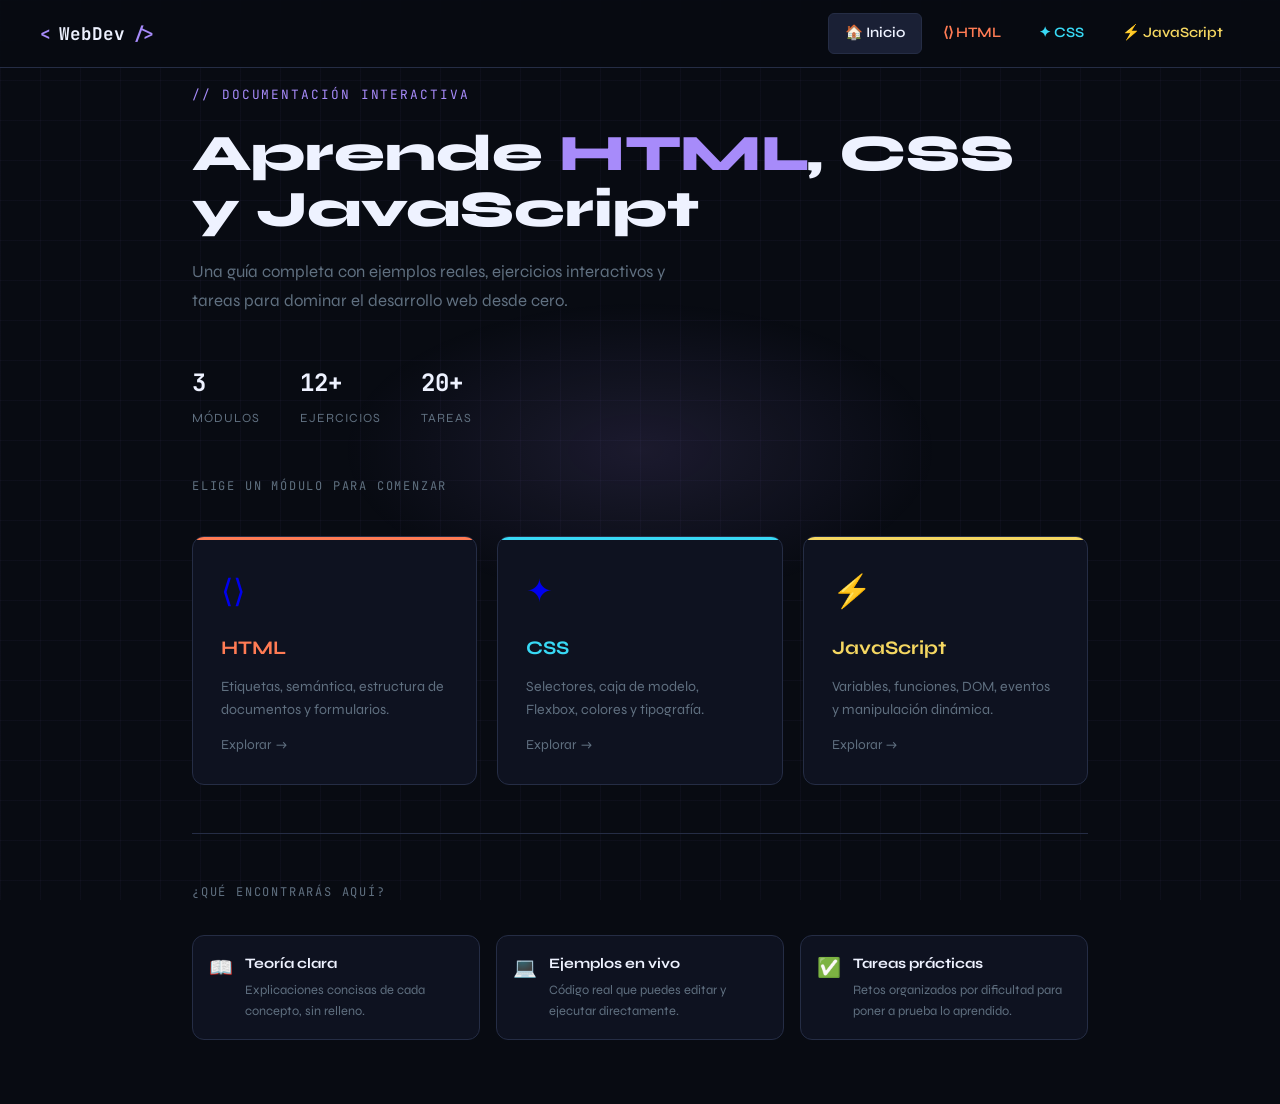
<file: index.html>
<!DOCTYPE html>
<html lang="es">
<head>
  <meta charset="UTF-8">
  <meta name="viewport" content="width=device-width, initial-scale=1.0">
  <title>WebDev Docs — Aprende HTML, CSS & JS</title>
  <link rel="stylesheet" href="styles.css">
  <link rel="shortcut icon" href="./src/images/logo.png" type="image/x-icon">
  <style>
    /* Extra grid background */
    body::before {
      content: '';
      position: fixed;
      inset: 0;
      background-image:
        linear-gradient(rgba(167,139,250,.04) 1px, transparent 1px),
        linear-gradient(90deg, rgba(167,139,250,.04) 1px, transparent 1px);
      background-size: 40px 40px;
      pointer-events: none;
      z-index: 0;
    }
    .hero { position: relative; z-index: 1; }

    .hero-glow {
      position: absolute;
      top: 50%; left: 50%;
      transform: translate(-50%, -50%);
      width: 600px; height: 300px;
      background: radial-gradient(ellipse, rgba(167,139,250,.12) 0%, transparent 70%);
      pointer-events: none;
    }

    .stats-row {
      display: flex;
      gap: 2.5rem;
      margin-bottom: 3rem;
    }
    .stat { display: flex; flex-direction: column; gap: 0.15rem; }
    .stat-num {
      font-family: var(--font-code);
      font-size: 1.5rem;
      font-weight: 700;
      color: var(--white);
    }
    .stat-label { font-size: 0.78rem; color: var(--muted); text-transform: uppercase; letter-spacing: 0.08em; }

    .section-label {
      font-family: var(--font-code);
      font-size: 0.75rem;
      color: var(--muted);
      text-transform: uppercase;
      letter-spacing: 0.15em;
      margin-bottom: 1rem;
    }

    .features {
      display: grid;
      grid-template-columns: repeat(3,1fr);
      gap: 1rem;
      margin-top: 1rem;
    }
    .feature {
      display: flex;
      gap: 0.75rem;
      align-items: flex-start;
      padding: 1rem;
      background: var(--bg2);
      border: 1px solid var(--border);
      border-radius: var(--radius);
    }
    .feature-icon { font-size: 1.2rem; flex-shrink: 0; }
    .feature h4 { font-size: 0.9rem; color: var(--white); margin-bottom: 0.2rem; }
    .feature p  { font-size: 0.8rem; color: var(--muted); margin: 0; }

    @media (max-width: 720px) {
      .stats-row { gap: 1.5rem; }
      .features { grid-template-columns: 1fr; }
    }
  </style>
</head>
<body>

<!-- NAV -->
<nav>
  <a href="index.html" class="nav-logo"><span>&lt;</span>WebDev<span>/&gt;</span></a>
  <ul class="nav-links">
    <li><a href="index.html" class="active-page">🏠 Inicio</a></li>
    <li><a href="html.html" class="html-link">⟨⟩ HTML</a></li>
    <li><a href="css.html" class="css-link">✦ CSS</a></li>
    <li><a href="js.html"  class="js-link">⚡ JavaScript</a></li>
  </ul>
  <button class="hamburger" id="ham" aria-label="Menú">
    <span></span><span></span><span></span>
  </button>
</nav>
<div class="mobile-menu" id="mob">
  <a href="index.html">🏠 Inicio</a>
  <a href="html.html">⟨⟩ HTML — Etiquetas y estructura</a>
  <a href="css.html">✦ CSS — Estilos y diseño</a>
  <a href="js.html">⚡ JavaScript — Lógica e interacción</a>
</div>

<!-- HERO -->
<div class="hero-glow"></div>
<section class="hero">
  <p class="hero-eyebrow">// Documentación interactiva</p>
  <h1>Aprende <em>HTML</em>, CSS<br>y JavaScript</h1>
  <p class="hero-sub">
    Una guía completa con ejemplos reales, ejercicios interactivos
    y tareas para dominar el desarrollo web desde cero.
  </p>

  <div class="stats-row">
    <div class="stat"><span class="stat-num">3</span><span class="stat-label">Módulos</span></div>
    <div class="stat"><span class="stat-num">12+</span><span class="stat-label">Ejercicios</span></div>
    <div class="stat"><span class="stat-num">20+</span><span class="stat-label">Tareas</span></div>
  </div>

  <p class="section-label">Elige un módulo para comenzar</p>

  <div class="card-grid">
    <a href="html.html" class="card card-html">
      <div class="card-icon">⟨⟩</div>
      <div class="card-title">HTML</div>
      <div class="card-desc">Etiquetas, semántica, estructura de documentos y formularios.</div>
      <div class="card-arrow">Explorar <span>→</span></div>
    </a>
    <a href="css.html" class="card card-css">
      <div class="card-icon">✦</div>
      <div class="card-title">CSS</div>
      <div class="card-desc">Selectores, caja de modelo, Flexbox, colores y tipografía.</div>
      <div class="card-arrow">Explorar <span>→</span></div>
    </a>
    <a href="js.html" class="card card-js">
      <div class="card-icon">⚡</div>
      <div class="card-title">JavaScript</div>
      <div class="card-desc">Variables, funciones, DOM, eventos y manipulación dinámica.</div>
      <div class="card-arrow">Explorar <span>→</span></div>
    </a>
  </div>

  <hr class="section-divider">

  <p class="section-label">¿Qué encontrarás aquí?</p>
  <div class="features">
    <div class="feature">
      <div class="feature-icon">📖</div>
      <div>
        <h4>Teoría clara</h4>
        <p>Explicaciones concisas de cada concepto, sin relleno.</p>
      </div>
    </div>
    <div class="feature">
      <div class="feature-icon">💻</div>
      <div>
        <h4>Ejemplos en vivo</h4>
        <p>Código real que puedes editar y ejecutar directamente.</p>
      </div>
    </div>
    <div class="feature">
      <div class="feature-icon">✅</div>
      <div>
        <h4>Tareas prácticas</h4>
        <p>Retos organizados por dificultad para poner a prueba lo aprendido.</p>
      </div>
    </div>
  </div>
</section>

<script>
  const ham = document.getElementById('ham');
  const mob = document.getElementById('mob');
  ham.addEventListener('click', () => {
    ham.classList.toggle('open');
    mob.classList.toggle('open');
  });
</script>
</body>
</html>
</file>
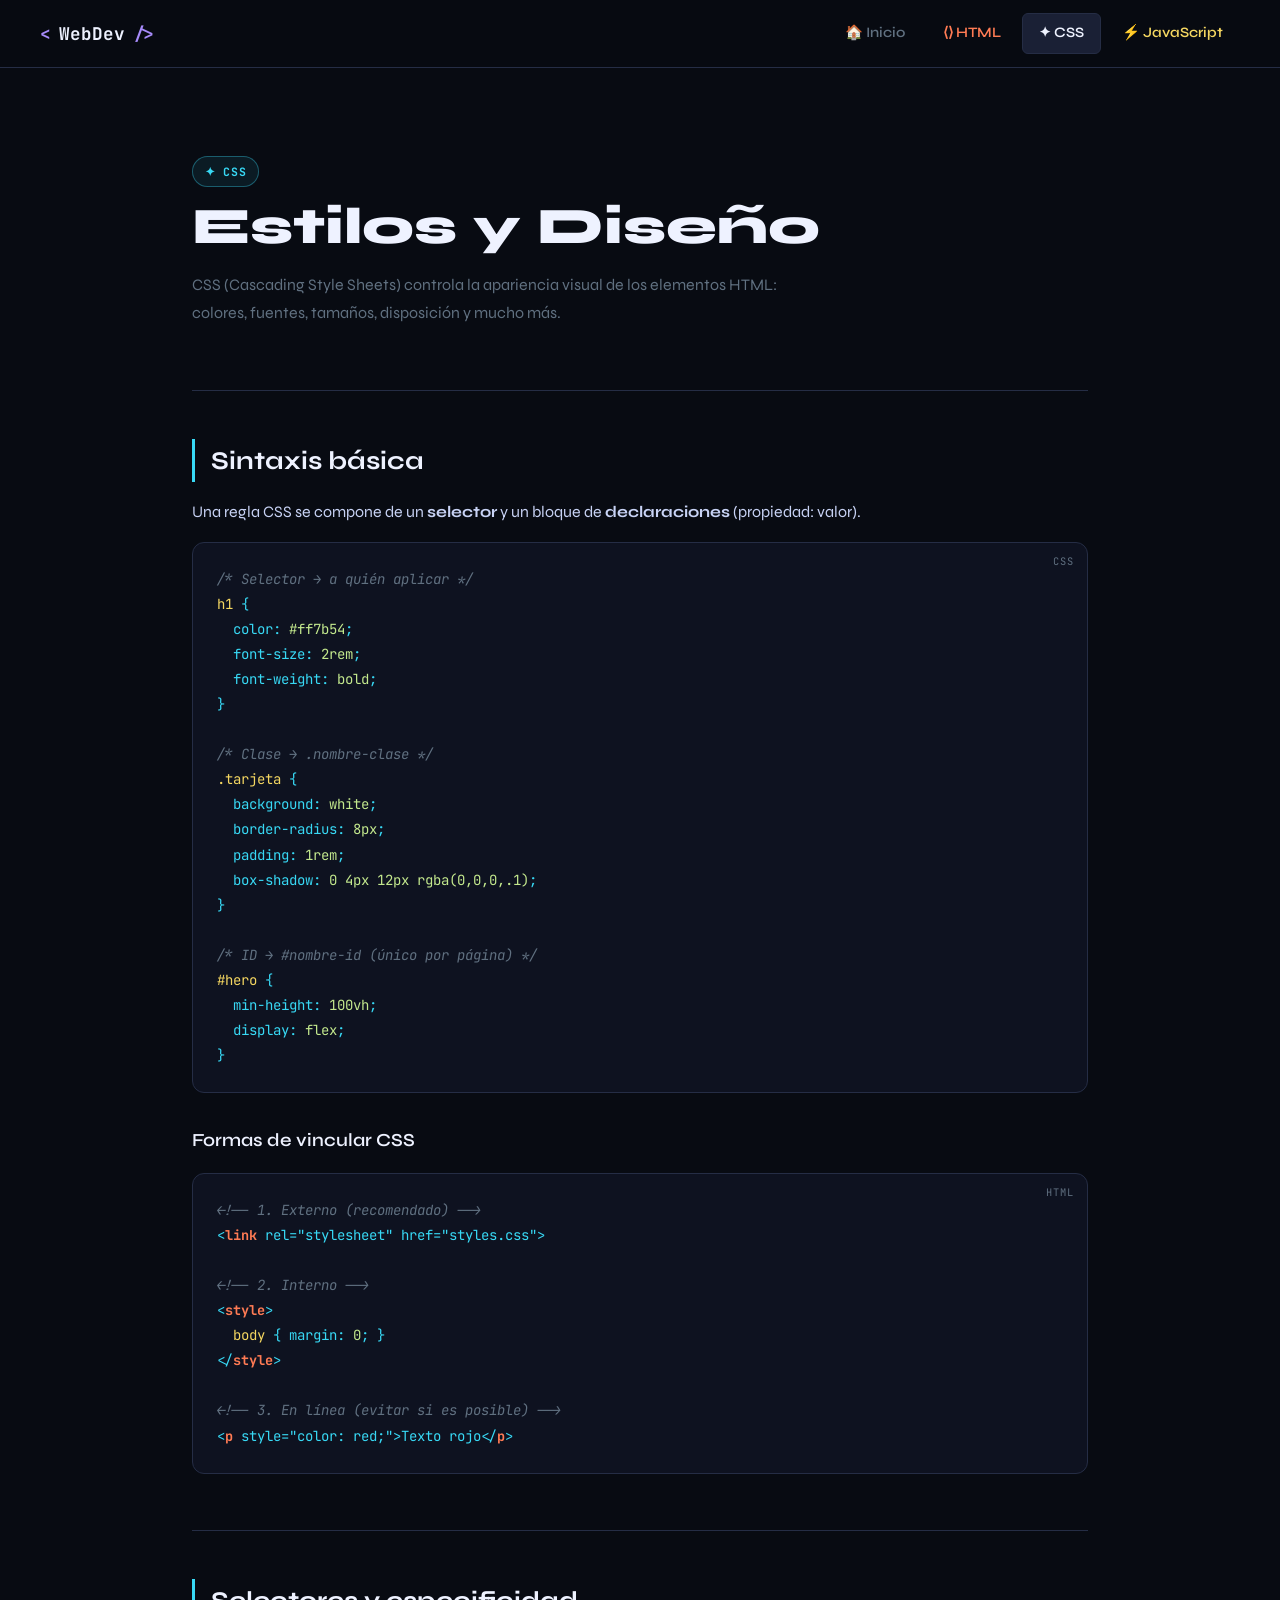
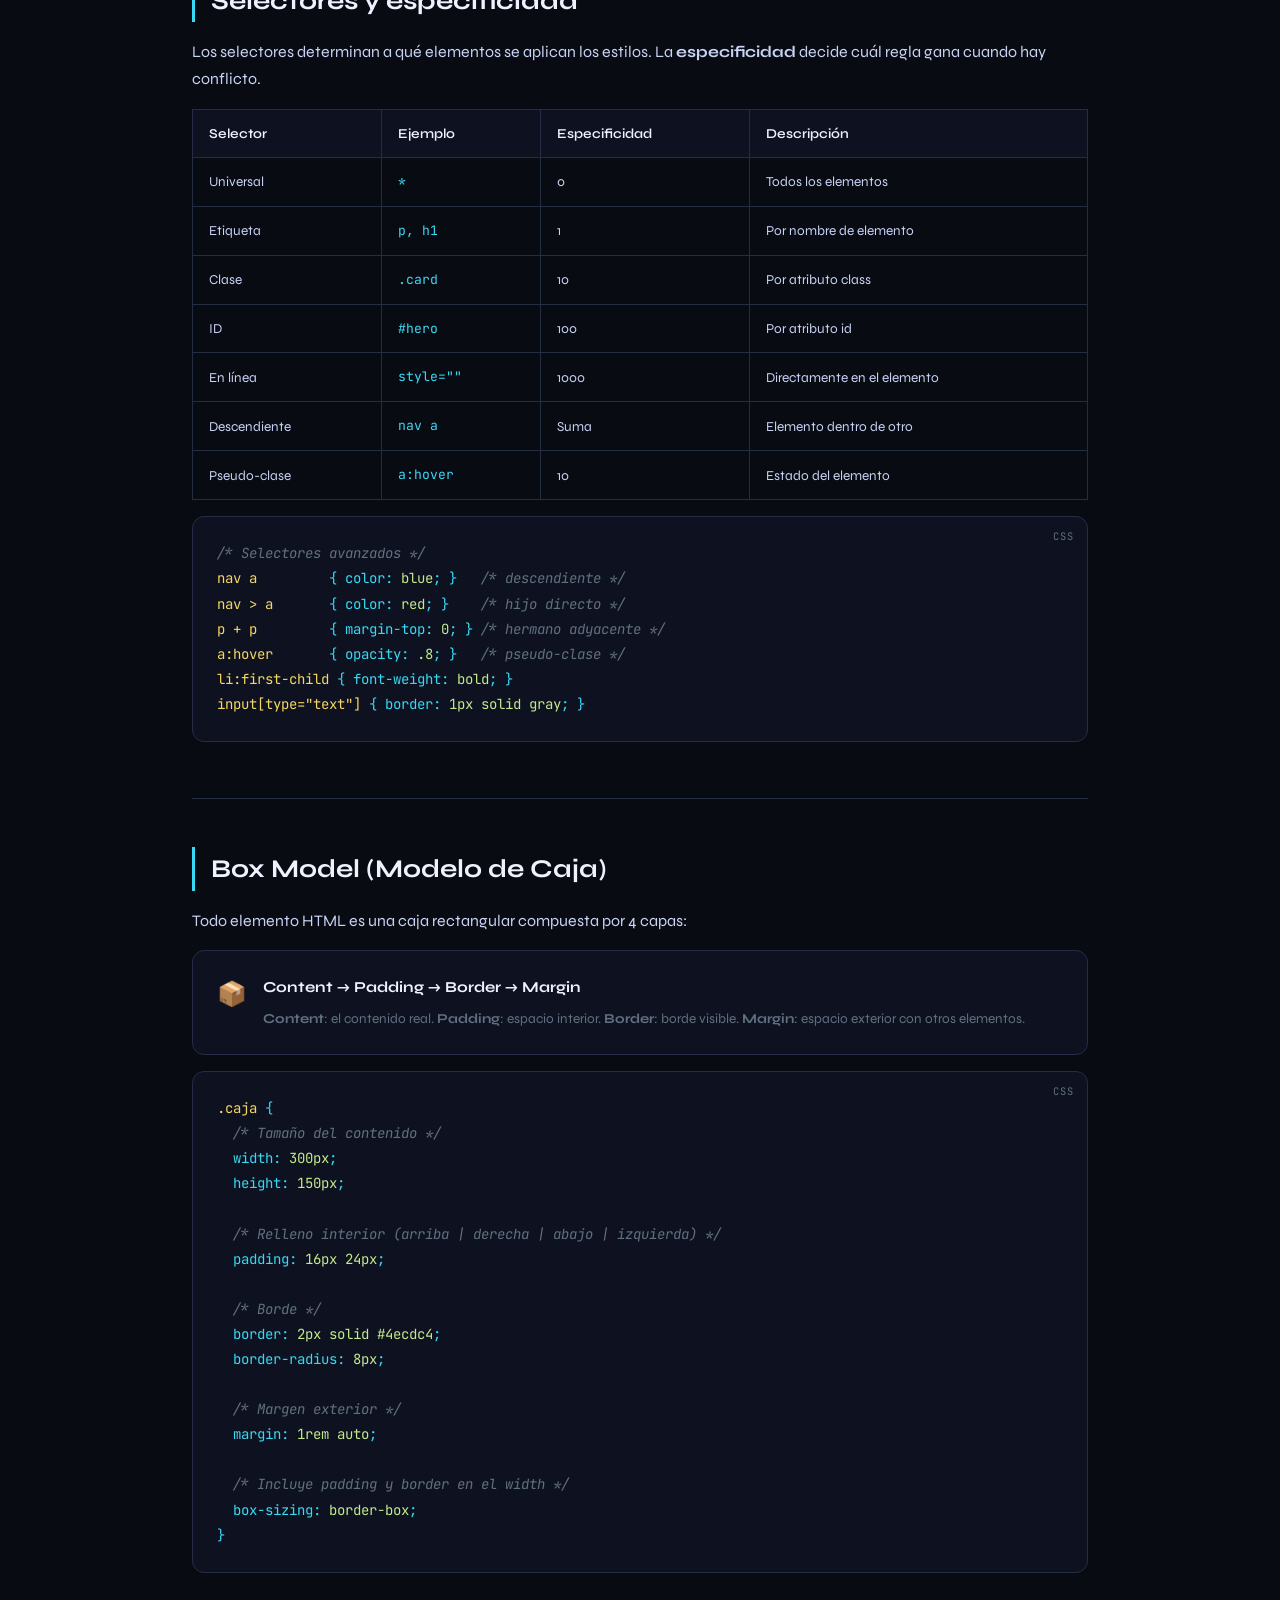
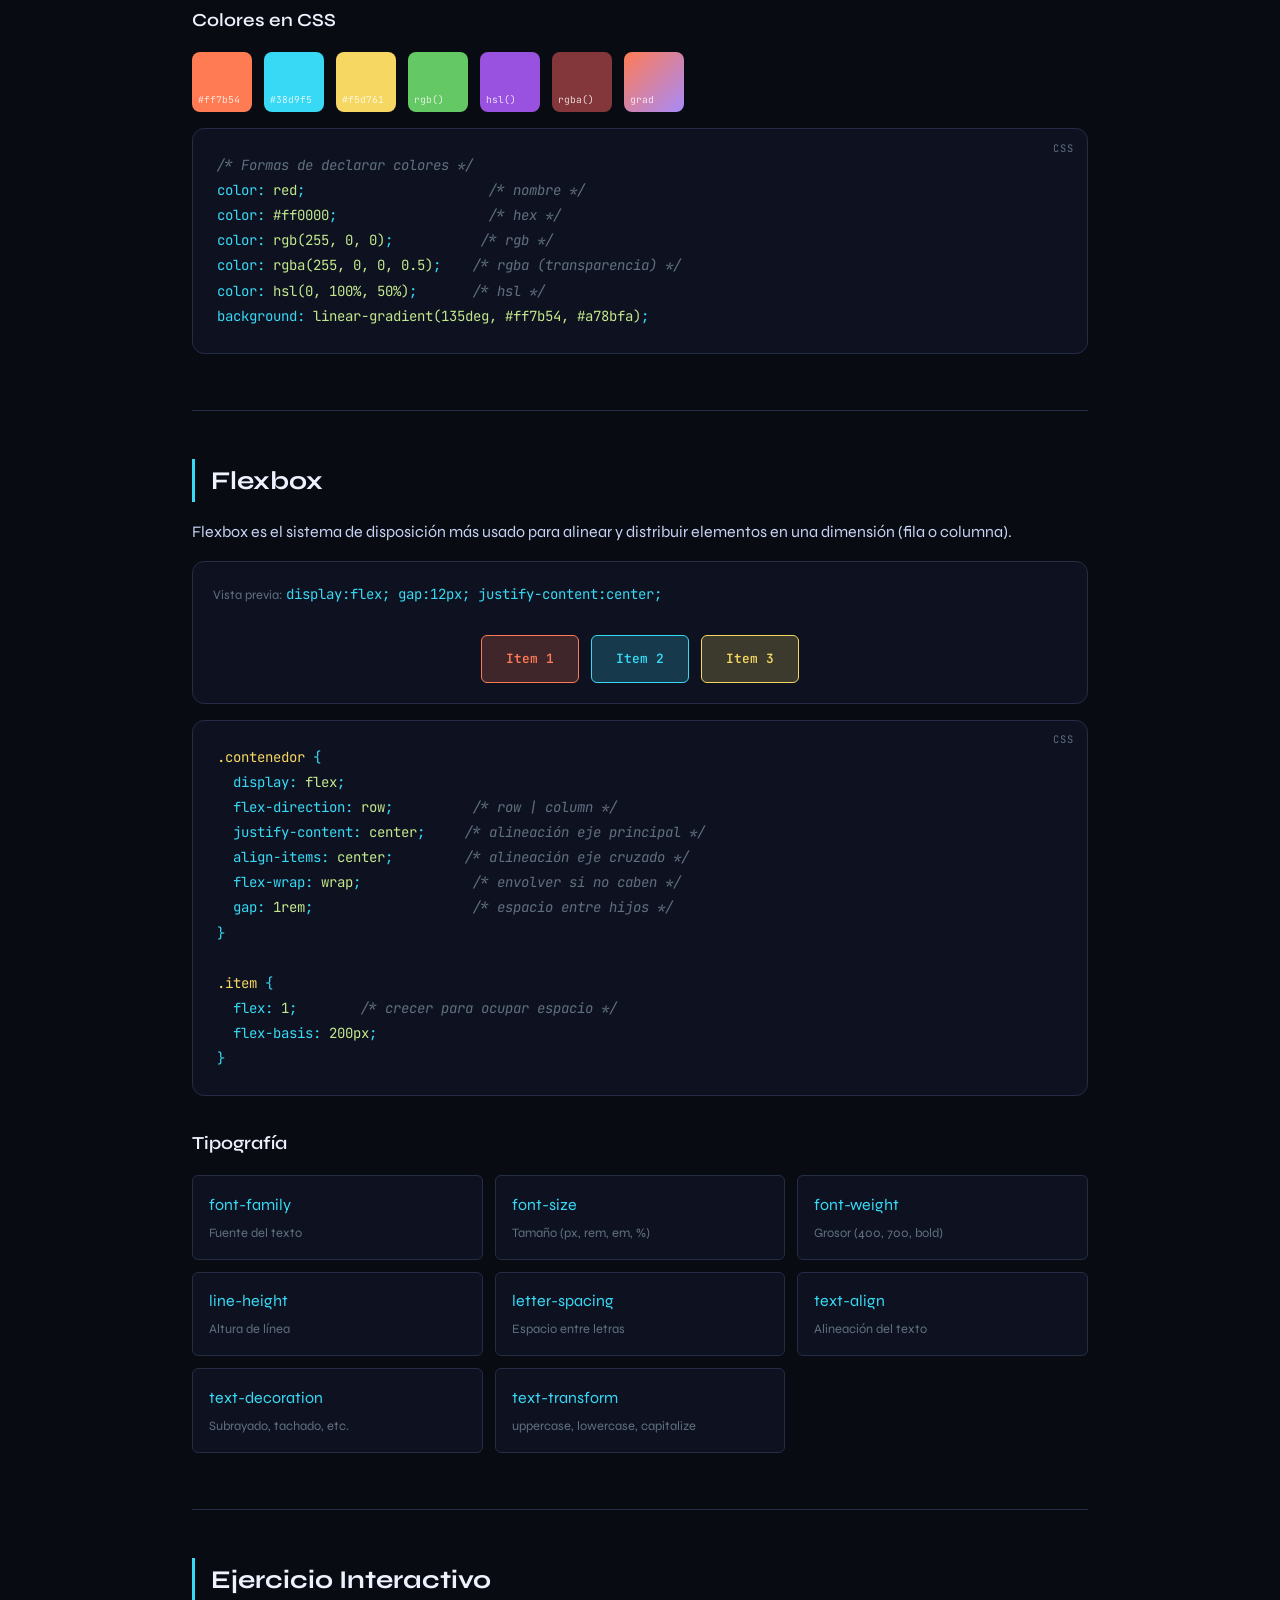
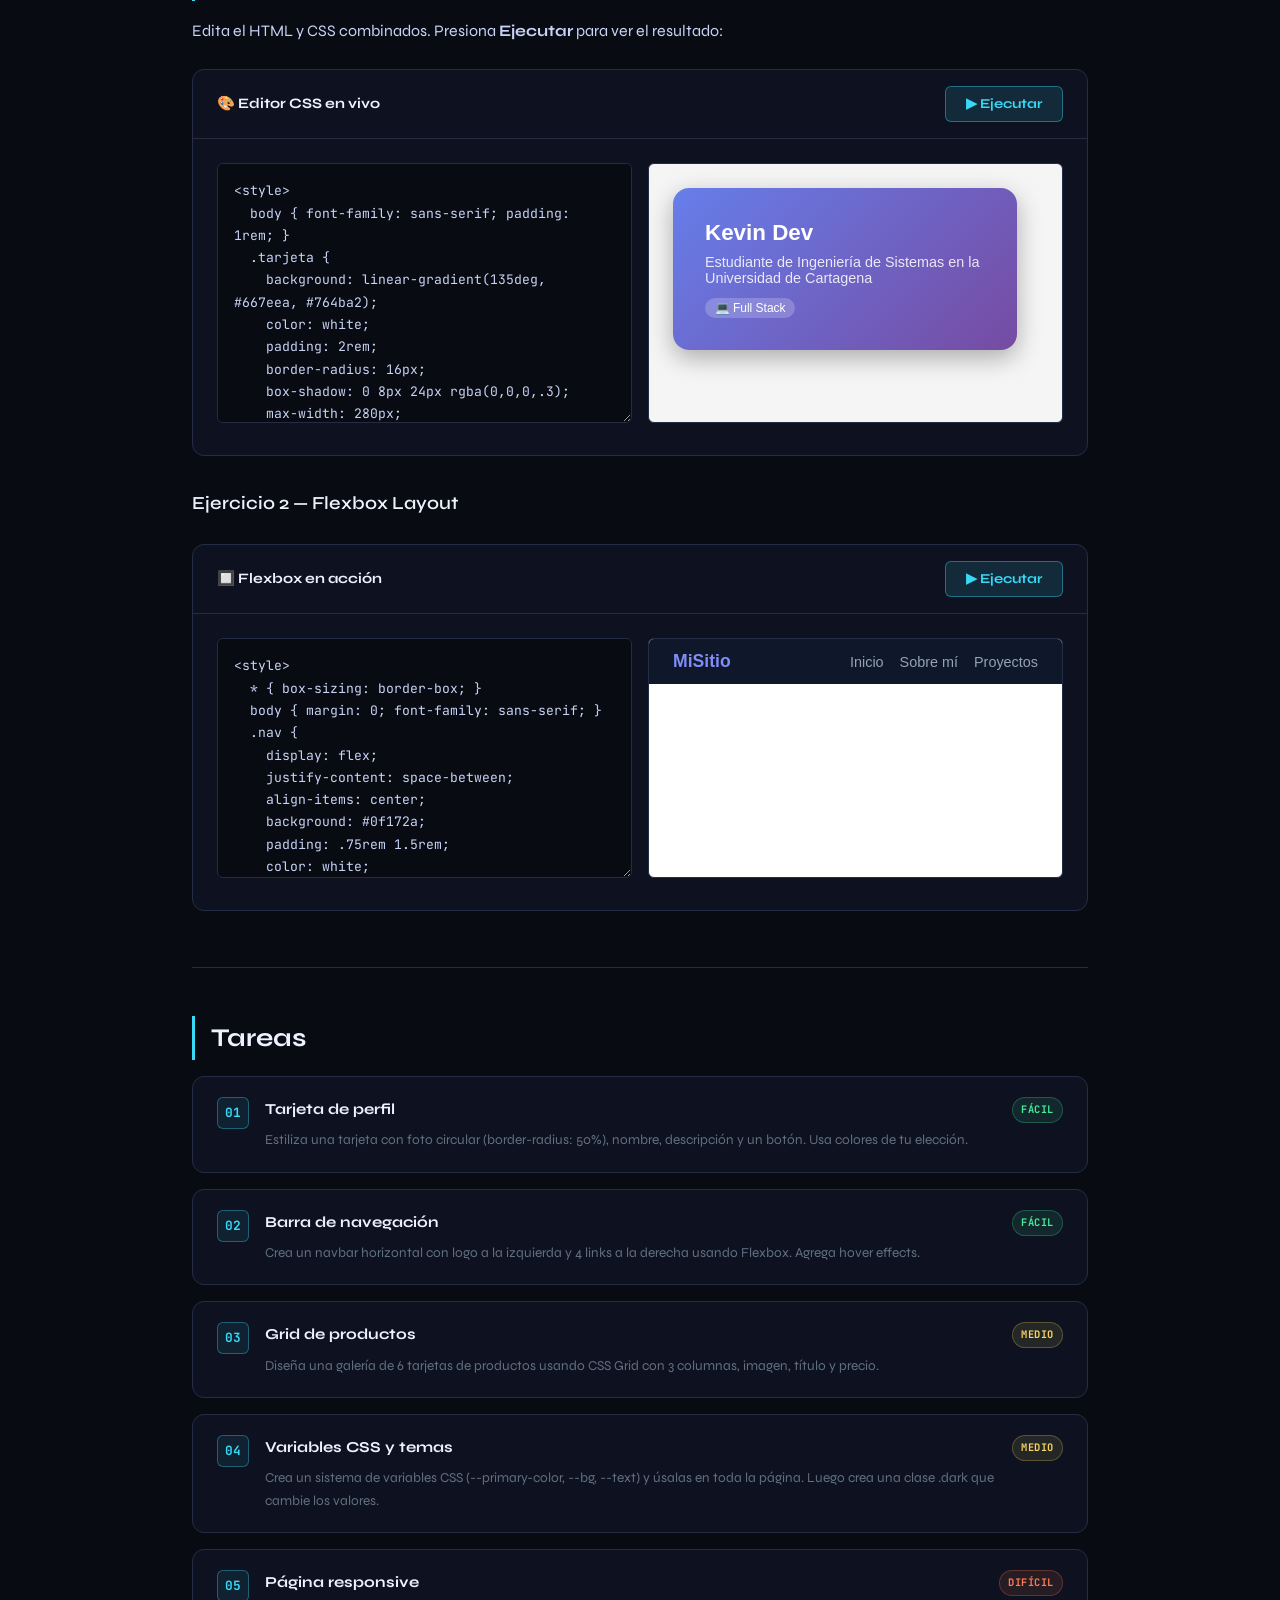
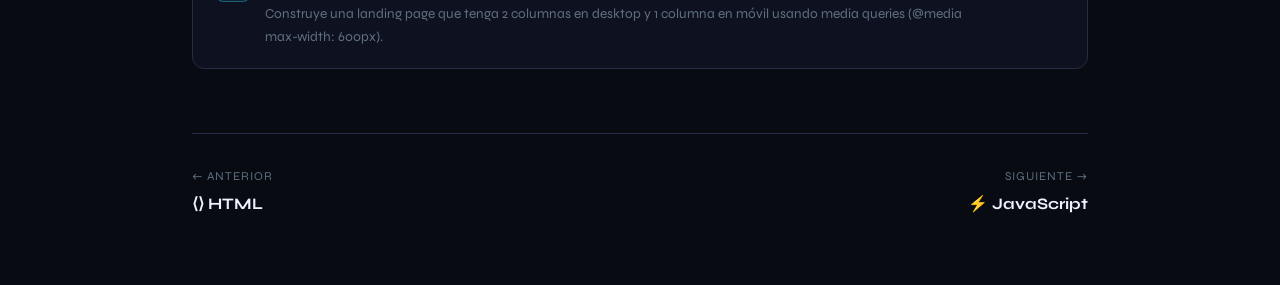
<file: css.html>
<!DOCTYPE html>
<html lang="es">
<head>
  <meta charset="UTF-8">
  <meta name="viewport" content="width=device-width, initial-scale=1.0">
  <title>CSS — Estilos y Diseño</title>
  <link rel="shortcut icon" href="./src/images/logo.png" type="image/x-icon">
  <link rel="stylesheet" href="styles.css">
  <style>
    h2 { border-left: 3px solid var(--accent-css); padding-left: 1rem; }
    code { color: var(--accent-css); }
    .prop { color: var(--accent-css); }
    .val  { color: #c3e88d; }
    .sel  { color: var(--accent-js); }
    .cm   { color: var(--muted); font-style: italic; }

    /* Live demo styles */
    .box-demo {
      display: flex;
      flex-wrap: wrap;
      gap: 1rem;
      padding: 1.25rem;
      background: var(--bg2);
      border: 1px solid var(--border);
      border-radius: var(--radius);
      margin: 1rem 0;
      align-items: center;
    }
    .flex-demo { display: flex; gap: 0.75rem; flex-wrap: wrap; }
    .flex-box {
      padding: 0.75rem 1.5rem;
      border-radius: var(--radius-sm);
      font-family: var(--font-code);
      font-size: 0.8rem;
      font-weight: 600;
    }
    .fb1 { background: rgba(255,123,84,.2); border: 1px solid var(--accent-html); color: var(--accent-html); }
    .fb2 { background: rgba(56,217,245,.2); border: 1px solid var(--accent-css);  color: var(--accent-css); }
    .fb3 { background: rgba(245,215,97,.2); border: 1px solid var(--accent-js);   color: var(--accent-js); }

    .color-row {
      display: flex;
      gap: 0.75rem;
      flex-wrap: wrap;
      margin: 1rem 0;
    }
    .color-chip {
      width: 60px; height: 60px;
      border-radius: 8px;
      display: flex;
      align-items: flex-end;
      padding: 4px 6px;
      font-size: 0.6rem;
      font-family: var(--font-code);
      color: rgba(255,255,255,.8);
    }

    /* Selectores visuales */
    .spec-table {
      width: 100%;
      border-collapse: collapse;
      margin: 1rem 0;
    }
    .spec-table th, .spec-table td {
      padding: 0.75rem 1rem;
      border: 1px solid var(--border);
      text-align: left;
      font-size: 0.85rem;
    }
    .spec-table th {
      background: var(--bg2);
      color: var(--white);
      font-weight: 600;
    }
    .spec-table td { color: var(--text); }
    .spec-table code { background: none; font-size: 0.82rem; }
  </style>
</head>
<body>

<nav>
  <a href="index.html" class="nav-logo"><span>&lt;</span>WebDev<span>/&gt;</span></a>
  <ul class="nav-links">
    <li><a href="index.html">🏠 Inicio</a></li>
    <li><a href="html.html" class="html-link">⟨⟩ HTML</a></li>
    <li><a href="css.html" class="css-link active-page">✦ CSS</a></li>
    <li><a href="js.html"  class="js-link">⚡ JavaScript</a></li>
  </ul>
  <button class="hamburger" id="ham"><span></span><span></span><span></span></button>
</nav>
<div class="mobile-menu" id="mob">
  <a href="index.html">🏠 Inicio</a>
  <a href="html.html">⟨⟩ HTML</a>
  <a href="css.html">✦ CSS</a>
  <a href="js.html">⚡ JavaScript</a>
</div>

<main class="page-wrap">

  <div class="page-hero">
    <span class="badge badge-css">✦ CSS</span>
    <h1>Estilos y Diseño</h1>
    <p>CSS (Cascading Style Sheets) controla la apariencia visual de los elementos HTML: colores, fuentes, tamaños, disposición y mucho más.</p>
  </div>

  <!-- ── SECCIÓN 1: SINTAXIS ── -->
  <section class="section">
    <h2>Sintaxis básica</h2>
    <p>Una regla CSS se compone de un <strong>selector</strong> y un bloque de <strong>declaraciones</strong> (propiedad: valor).</p>

    <pre><code><span class="cm">/* Selector → a quién aplicar */</span>
<span class="sel">h1</span> {
  <span class="prop">color</span>: <span class="val">#ff7b54</span>;
  <span class="prop">font-size</span>: <span class="val">2rem</span>;
  <span class="prop">font-weight</span>: <span class="val">bold</span>;
}

<span class="cm">/* Clase → .nombre-clase */</span>
<span class="sel">.tarjeta</span> {
  <span class="prop">background</span>: <span class="val">white</span>;
  <span class="prop">border-radius</span>: <span class="val">8px</span>;
  <span class="prop">padding</span>: <span class="val">1rem</span>;
  <span class="prop">box-shadow</span>: <span class="val">0 4px 12px rgba(0,0,0,.1)</span>;
}

<span class="cm">/* ID → #nombre-id (único por página) */</span>
<span class="sel">#hero</span> {
  <span class="prop">min-height</span>: <span class="val">100vh</span>;
  <span class="prop">display</span>: <span class="val">flex</span>;
}
<span class="code-label">CSS</span></code></pre>

    <h3>Formas de vincular CSS</h3>
    <pre><code><span class="cm">&lt;!-- 1. Externo (recomendado) --&gt;</span>
<span class="tag-bracket">&lt;</span><span class="tag-name">link</span> <span class="attr-name">rel</span>=<span class="attr-val">"stylesheet"</span> <span class="attr-name">href</span>=<span class="attr-val">"styles.css"</span><span class="tag-bracket">&gt;</span>

<span class="cm">&lt;!-- 2. Interno --&gt;</span>
<span class="tag-bracket">&lt;</span><span class="tag-name">style</span><span class="tag-bracket">&gt;</span>
  <span class="sel">body</span> { <span class="prop">margin</span>: <span class="val">0</span>; }
<span class="tag-bracket">&lt;/</span><span class="tag-name">style</span><span class="tag-bracket">&gt;</span>

<span class="cm">&lt;!-- 3. En línea (evitar si es posible) --&gt;</span>
<span class="tag-bracket">&lt;</span><span class="tag-name">p</span> <span class="attr-name">style</span>=<span class="attr-val">"color: red;"</span><span class="tag-bracket">&gt;</span>Texto rojo<span class="tag-bracket">&lt;/</span><span class="tag-name">p</span><span class="tag-bracket">&gt;</span>
<span class="code-label">HTML</span></code></pre>
  </section>

  <hr class="section-divider">

  <!-- ── SECCIÓN 2: SELECTORES ── -->
  <section class="section">
    <h2>Selectores y especificidad</h2>
    <p>Los selectores determinan a qué elementos se aplican los estilos. La <strong>especificidad</strong> decide cuál regla gana cuando hay conflicto.</p>

    <table class="spec-table">
      <thead>
        <tr><th>Selector</th><th>Ejemplo</th><th>Especificidad</th><th>Descripción</th></tr>
      </thead>
      <tbody>
        <tr><td>Universal</td><td><code>*</code></td><td>0</td><td>Todos los elementos</td></tr>
        <tr><td>Etiqueta</td><td><code>p, h1</code></td><td>1</td><td>Por nombre de elemento</td></tr>
        <tr><td>Clase</td><td><code>.card</code></td><td>10</td><td>Por atributo class</td></tr>
        <tr><td>ID</td><td><code>#hero</code></td><td>100</td><td>Por atributo id</td></tr>
        <tr><td>En línea</td><td><code>style=""</code></td><td>1000</td><td>Directamente en el elemento</td></tr>
        <tr><td>Descendiente</td><td><code>nav a</code></td><td>Suma</td><td>Elemento dentro de otro</td></tr>
        <tr><td>Pseudo-clase</td><td><code>a:hover</code></td><td>10</td><td>Estado del elemento</td></tr>
      </tbody>
    </table>

    <pre><code><span class="cm">/* Selectores avanzados */</span>
<span class="sel">nav a</span>         { <span class="prop">color</span>: <span class="val">blue</span>; }   <span class="cm">/* descendiente */</span>
<span class="sel">nav > a</span>       { <span class="prop">color</span>: <span class="val">red</span>; }    <span class="cm">/* hijo directo */</span>
<span class="sel">p + p</span>         { <span class="prop">margin-top</span>: <span class="val">0</span>; } <span class="cm">/* hermano adyacente */</span>
<span class="sel">a:hover</span>       { <span class="prop">opacity</span>: <span class="val">.8</span>; }   <span class="cm">/* pseudo-clase */</span>
<span class="sel">li:first-child</span> { <span class="prop">font-weight</span>: <span class="val">bold</span>; }
<span class="sel">input[type="text"]</span> { <span class="prop">border</span>: <span class="val">1px solid gray</span>; }
<span class="code-label">CSS</span></code></pre>
  </section>

  <hr class="section-divider">

  <!-- ── SECCIÓN 3: BOX MODEL ── -->
  <section class="section">
    <h2>Box Model (Modelo de Caja)</h2>
    <p>Todo elemento HTML es una caja rectangular compuesta por 4 capas:</p>

    <div class="info-card">
      <div class="info-icon">📦</div>
      <div class="info-content">
        <h4>Content → Padding → Border → Margin</h4>
        <p><strong>Content</strong>: el contenido real. <strong>Padding</strong>: espacio interior. <strong>Border</strong>: borde visible. <strong>Margin</strong>: espacio exterior con otros elementos.</p>
      </div>
    </div>

    <pre><code><span class="sel">.caja</span> {
  <span class="cm">/* Tamaño del contenido */</span>
  <span class="prop">width</span>: <span class="val">300px</span>;
  <span class="prop">height</span>: <span class="val">150px</span>;

  <span class="cm">/* Relleno interior (arriba | derecha | abajo | izquierda) */</span>
  <span class="prop">padding</span>: <span class="val">16px 24px</span>;

  <span class="cm">/* Borde */</span>
  <span class="prop">border</span>: <span class="val">2px solid #4ecdc4</span>;
  <span class="prop">border-radius</span>: <span class="val">8px</span>;

  <span class="cm">/* Margen exterior */</span>
  <span class="prop">margin</span>: <span class="val">1rem auto</span>;

  <span class="cm">/* Incluye padding y border en el width */</span>
  <span class="prop">box-sizing</span>: <span class="val">border-box</span>;
}
<span class="code-label">CSS</span></code></pre>

    <h3>Colores en CSS</h3>
    <div class="color-row">
      <div class="color-chip" style="background:#ff7b54;">#ff7b54</div>
      <div class="color-chip" style="background:#38d9f5;">#38d9f5</div>
      <div class="color-chip" style="background:#f5d761;">#f5d761</div>
      <div class="color-chip" style="background:rgb(100,200,100);">rgb()</div>
      <div class="color-chip" style="background:hsl(270,70%,60%);">hsl()</div>
      <div class="color-chip" style="background:rgba(255,100,100,.5);">rgba()</div>
      <div class="color-chip" style="background:linear-gradient(135deg,#ff7b54,#a78bfa);">grad</div>
    </div>

    <pre><code><span class="cm">/* Formas de declarar colores */</span>
<span class="prop">color</span>: <span class="val">red</span>;                       <span class="cm">/* nombre */</span>
<span class="prop">color</span>: <span class="val">#ff0000</span>;                   <span class="cm">/* hex */</span>
<span class="prop">color</span>: <span class="val">rgb(255, 0, 0)</span>;           <span class="cm">/* rgb */</span>
<span class="prop">color</span>: <span class="val">rgba(255, 0, 0, 0.5)</span>;    <span class="cm">/* rgba (transparencia) */</span>
<span class="prop">color</span>: <span class="val">hsl(0, 100%, 50%)</span>;       <span class="cm">/* hsl */</span>
<span class="prop">background</span>: <span class="val">linear-gradient(135deg, #ff7b54, #a78bfa)</span>;
<span class="code-label">CSS</span></code></pre>
  </section>

  <hr class="section-divider">

  <!-- ── SECCIÓN 4: FLEXBOX ── -->
  <section class="section">
    <h2>Flexbox</h2>
    <p>Flexbox es el sistema de disposición más usado para alinear y distribuir elementos en una dimensión (fila o columna).</p>

    <div class="box-demo">
      <p style="font-size:.8rem;color:var(--muted);width:100%;margin:0 0 .75rem;">Vista previa: <code>display:flex; gap:12px; justify-content:center;</code></p>
      <div class="flex-demo" style="width:100%;justify-content:center;">
        <div class="flex-box fb1">Item 1</div>
        <div class="flex-box fb2">Item 2</div>
        <div class="flex-box fb3">Item 3</div>
      </div>
    </div>

    <pre><code><span class="sel">.contenedor</span> {
  <span class="prop">display</span>: <span class="val">flex</span>;
  <span class="prop">flex-direction</span>: <span class="val">row</span>;          <span class="cm">/* row | column */</span>
  <span class="prop">justify-content</span>: <span class="val">center</span>;     <span class="cm">/* alineación eje principal */</span>
  <span class="prop">align-items</span>: <span class="val">center</span>;         <span class="cm">/* alineación eje cruzado */</span>
  <span class="prop">flex-wrap</span>: <span class="val">wrap</span>;              <span class="cm">/* envolver si no caben */</span>
  <span class="prop">gap</span>: <span class="val">1rem</span>;                    <span class="cm">/* espacio entre hijos */</span>
}

<span class="sel">.item</span> {
  <span class="prop">flex</span>: <span class="val">1</span>;        <span class="cm">/* crecer para ocupar espacio */</span>
  <span class="prop">flex-basis</span>: <span class="val">200px</span>;
}
<span class="code-label">CSS</span></code></pre>

    <h3>Tipografía</h3>
    <div class="tag-grid">
      <div class="tag-item"><span class="css-prop-name">font-family</span><span class="tag-desc">Fuente del texto</span></div>
      <div class="tag-item"><span class="css-prop-name">font-size</span><span class="tag-desc">Tamaño (px, rem, em, %)</span></div>
      <div class="tag-item"><span class="css-prop-name">font-weight</span><span class="tag-desc">Grosor (400, 700, bold)</span></div>
      <div class="tag-item"><span class="css-prop-name">line-height</span><span class="tag-desc">Altura de línea</span></div>
      <div class="tag-item"><span class="css-prop-name">letter-spacing</span><span class="tag-desc">Espacio entre letras</span></div>
      <div class="tag-item"><span class="css-prop-name">text-align</span><span class="tag-desc">Alineación del texto</span></div>
      <div class="tag-item"><span class="css-prop-name">text-decoration</span><span class="tag-desc">Subrayado, tachado, etc.</span></div>
      <div class="tag-item"><span class="css-prop-name">text-transform</span><span class="tag-desc">uppercase, lowercase, capitalize</span></div>
    </div>
  </section>

  <hr class="section-divider">

  <!-- ── EJERCICIO CSS ── -->
  <section class="section">
    <h2>Ejercicio Interactivo</h2>
    <p>Edita el HTML y CSS combinados. Presiona <strong>Ejecutar</strong> para ver el resultado:</p>

    <div class="exercise-box">
      <div class="exercise-header">
        <span class="exercise-title">🎨 Editor CSS en vivo</span>
        <button class="btn btn-css" onclick="runCSS()">▶ Ejecutar</button>
      </div>
      <div class="exercise-body">
        <div class="two-col">
          <div>
            <textarea class="code-input" id="css-editor" spellcheck="false" style="min-height:260px;"><style>
  body { font-family: sans-serif; padding: 1rem; }
  .tarjeta {
    background: linear-gradient(135deg, #667eea, #764ba2);
    color: white;
    padding: 2rem;
    border-radius: 16px;
    box-shadow: 0 8px 24px rgba(0,0,0,.3);
    max-width: 280px;
  }
  .tarjeta h2 { margin: 0 0 .5rem; font-size: 1.4rem; }
  .tarjeta p  { margin: 0; opacity: .85; font-size:.9rem; }
  .tag {
    display: inline-block;
    background: rgba(255,255,255,.2);
    padding: .2rem .6rem;
    border-radius: 100px;
    font-size: .75rem;
    margin-top: .75rem;
  }
</style>
<div class="tarjeta">
  <h2>Kevin Dev</h2>
  <p>Estudiante de Ingeniería de Sistemas en la Universidad de Cartagena</p>
  <span class="tag">💻 Full Stack</span>
</div></textarea>
          </div>
          <div>
            <iframe class="preview-frame" id="css-preview" style="min-height:260px;background:#f5f5f5;"></iframe>
          </div>
        </div>
      </div>
    </div>

    <h3>Ejercicio 2 — Flexbox Layout</h3>
    <div class="exercise-box">
      <div class="exercise-header">
        <span class="exercise-title">🔲 Flexbox en acción</span>
        <button class="btn btn-css" onclick="runCSS2()">▶ Ejecutar</button>
      </div>
      <div class="exercise-body">
        <div class="two-col">
          <div>
            <textarea class="code-input" id="css-editor2" spellcheck="false" style="min-height:240px;"><style>
  * { box-sizing: border-box; }
  body { margin: 0; font-family: sans-serif; }
  .nav {
    display: flex;
    justify-content: space-between;
    align-items: center;
    background: #0f172a;
    padding: .75rem 1.5rem;
    color: white;
  }
  .nav .logo { font-weight: 700; font-size: 1.1rem; color: #818cf8; }
  .nav ul { display: flex; gap: 1rem; list-style: none; margin: 0; padding: 0; }
  .nav a { color: #94a3b8; text-decoration: none; font-size: .9rem; }
  .nav a:hover { color: white; }
</style>
<nav class="nav">
  <span class="logo">MiSitio</span>
  <ul>
    <li><a href="#">Inicio</a></li>
    <li><a href="#">Sobre mí</a></li>
    <li><a href="#">Proyectos</a></li>
  </ul>
</nav></textarea>
          </div>
          <div>
            <iframe class="preview-frame" id="css-preview2" style="min-height:240px;background:#fff;"></iframe>
          </div>
        </div>
      </div>
    </div>
  </section>

  <hr class="section-divider">

  <!-- ── TAREAS CSS ── -->
  <section class="section">
    <h2>Tareas</h2>
    <div class="task-list">
      <div class="task-item task-css">
        <div class="task-num">01</div>
        <div class="task-content">
          <strong>Tarjeta de perfil</strong>
          <p>Estiliza una tarjeta con foto circular (border-radius: 50%), nombre, descripción y un botón. Usa colores de tu elección.</p>
        </div>
        <span class="task-diff diff-easy">Fácil</span>
      </div>
      <div class="task-item task-css">
        <div class="task-num">02</div>
        <div class="task-content">
          <strong>Barra de navegación</strong>
          <p>Crea un navbar horizontal con logo a la izquierda y 4 links a la derecha usando Flexbox. Agrega hover effects.</p>
        </div>
        <span class="task-diff diff-easy">Fácil</span>
      </div>
      <div class="task-item task-css">
        <div class="task-num">03</div>
        <div class="task-content">
          <strong>Grid de productos</strong>
          <p>Diseña una galería de 6 tarjetas de productos usando CSS Grid con 3 columnas, imagen, título y precio.</p>
        </div>
        <span class="task-diff diff-medium">Medio</span>
      </div>
      <div class="task-item task-css">
        <div class="task-num">04</div>
        <div class="task-content">
          <strong>Variables CSS y temas</strong>
          <p>Crea un sistema de variables CSS (--primary-color, --bg, --text) y úsalas en toda la página. Luego crea una clase .dark que cambie los valores.</p>
        </div>
        <span class="task-diff diff-medium">Medio</span>
      </div>
      <div class="task-item task-css">
        <div class="task-num">05</div>
        <div class="task-content">
          <strong>Página responsive</strong>
          <p>Construye una landing page que tenga 2 columnas en desktop y 1 columna en móvil usando media queries (@media max-width: 600px).</p>
        </div>
        <span class="task-diff diff-hard">Difícil</span>
      </div>
    </div>
  </section>

  <div class="page-nav-footer">
    <a href="html.html" class="pnf-link">
      <span class="pnf-label">← Anterior</span>
      <span class="pnf-title">⟨⟩ HTML</span>
    </a>
    <a href="js.html" class="pnf-link right">
      <span class="pnf-label">Siguiente →</span>
      <span class="pnf-title">⚡ JavaScript</span>
    </a>
  </div>

</main>

<script>
  document.getElementById('ham').addEventListener('click', function() {
    this.classList.toggle('open');
    document.getElementById('mob').classList.toggle('open');
  });

  function runCSS() {
    const code = document.getElementById('css-editor').value;
    const frame = document.getElementById('css-preview');
    const doc = frame.contentDocument || frame.contentWindow.document;
    doc.open(); doc.write(code); doc.close();
  }
  function runCSS2() {
    const code = document.getElementById('css-editor2').value;
    const frame = document.getElementById('css-preview2');
    const doc = frame.contentDocument || frame.contentWindow.document;
    doc.open(); doc.write(code); doc.close();
  }

  window.addEventListener('load', () => { runCSS(); runCSS2(); });
</script>
</body>
</html>
</file>
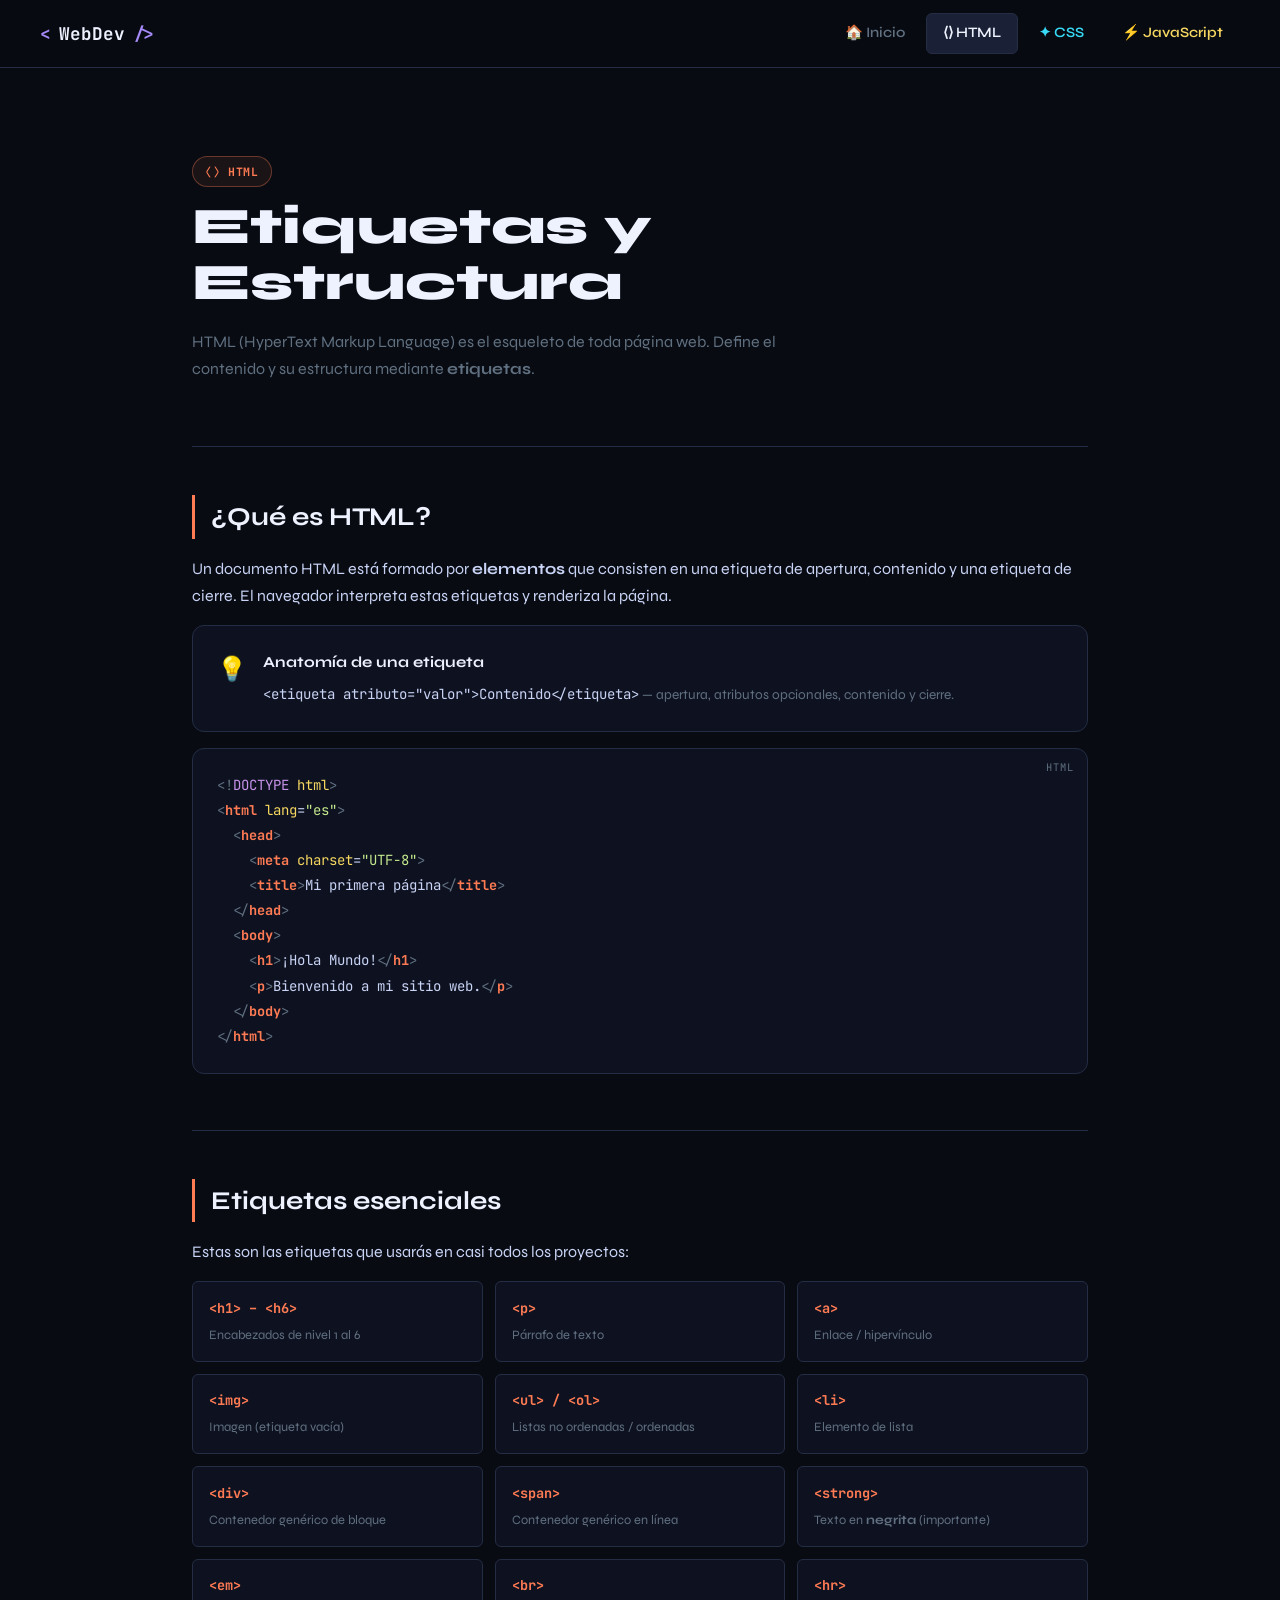
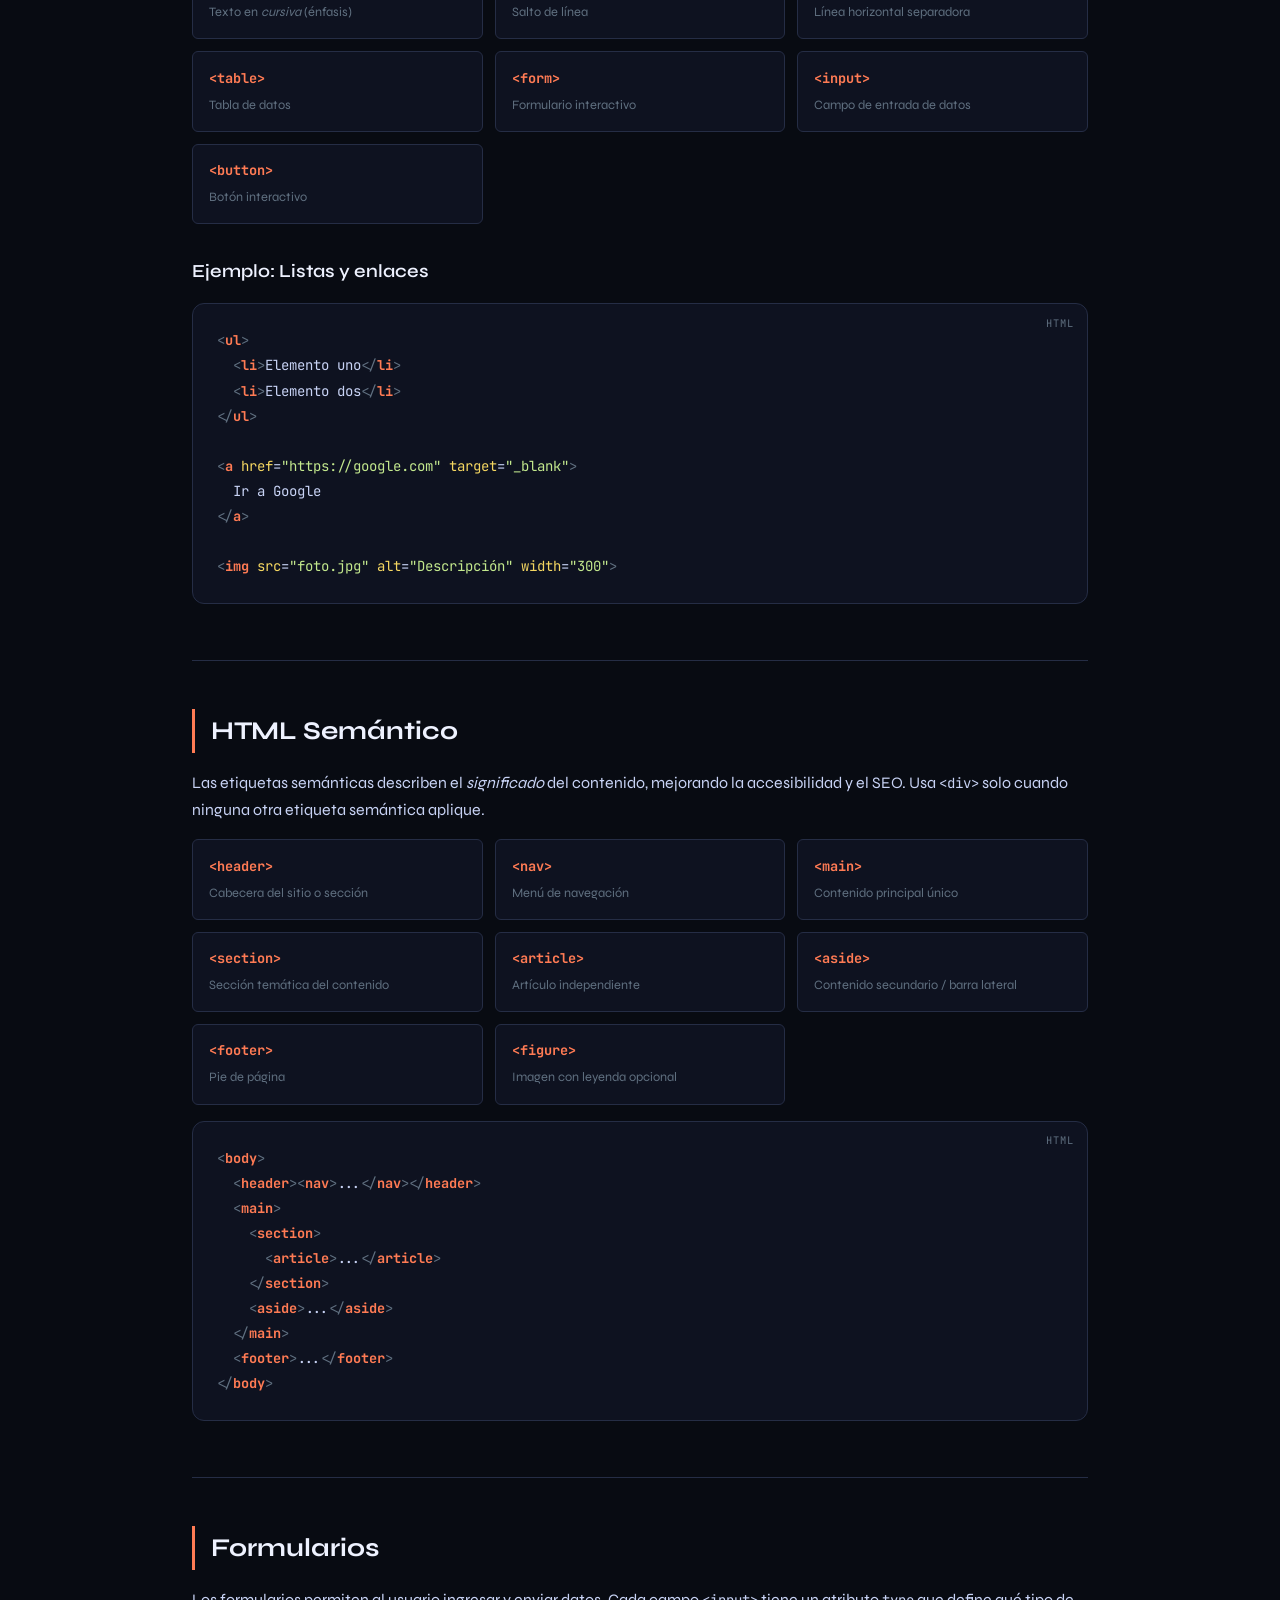
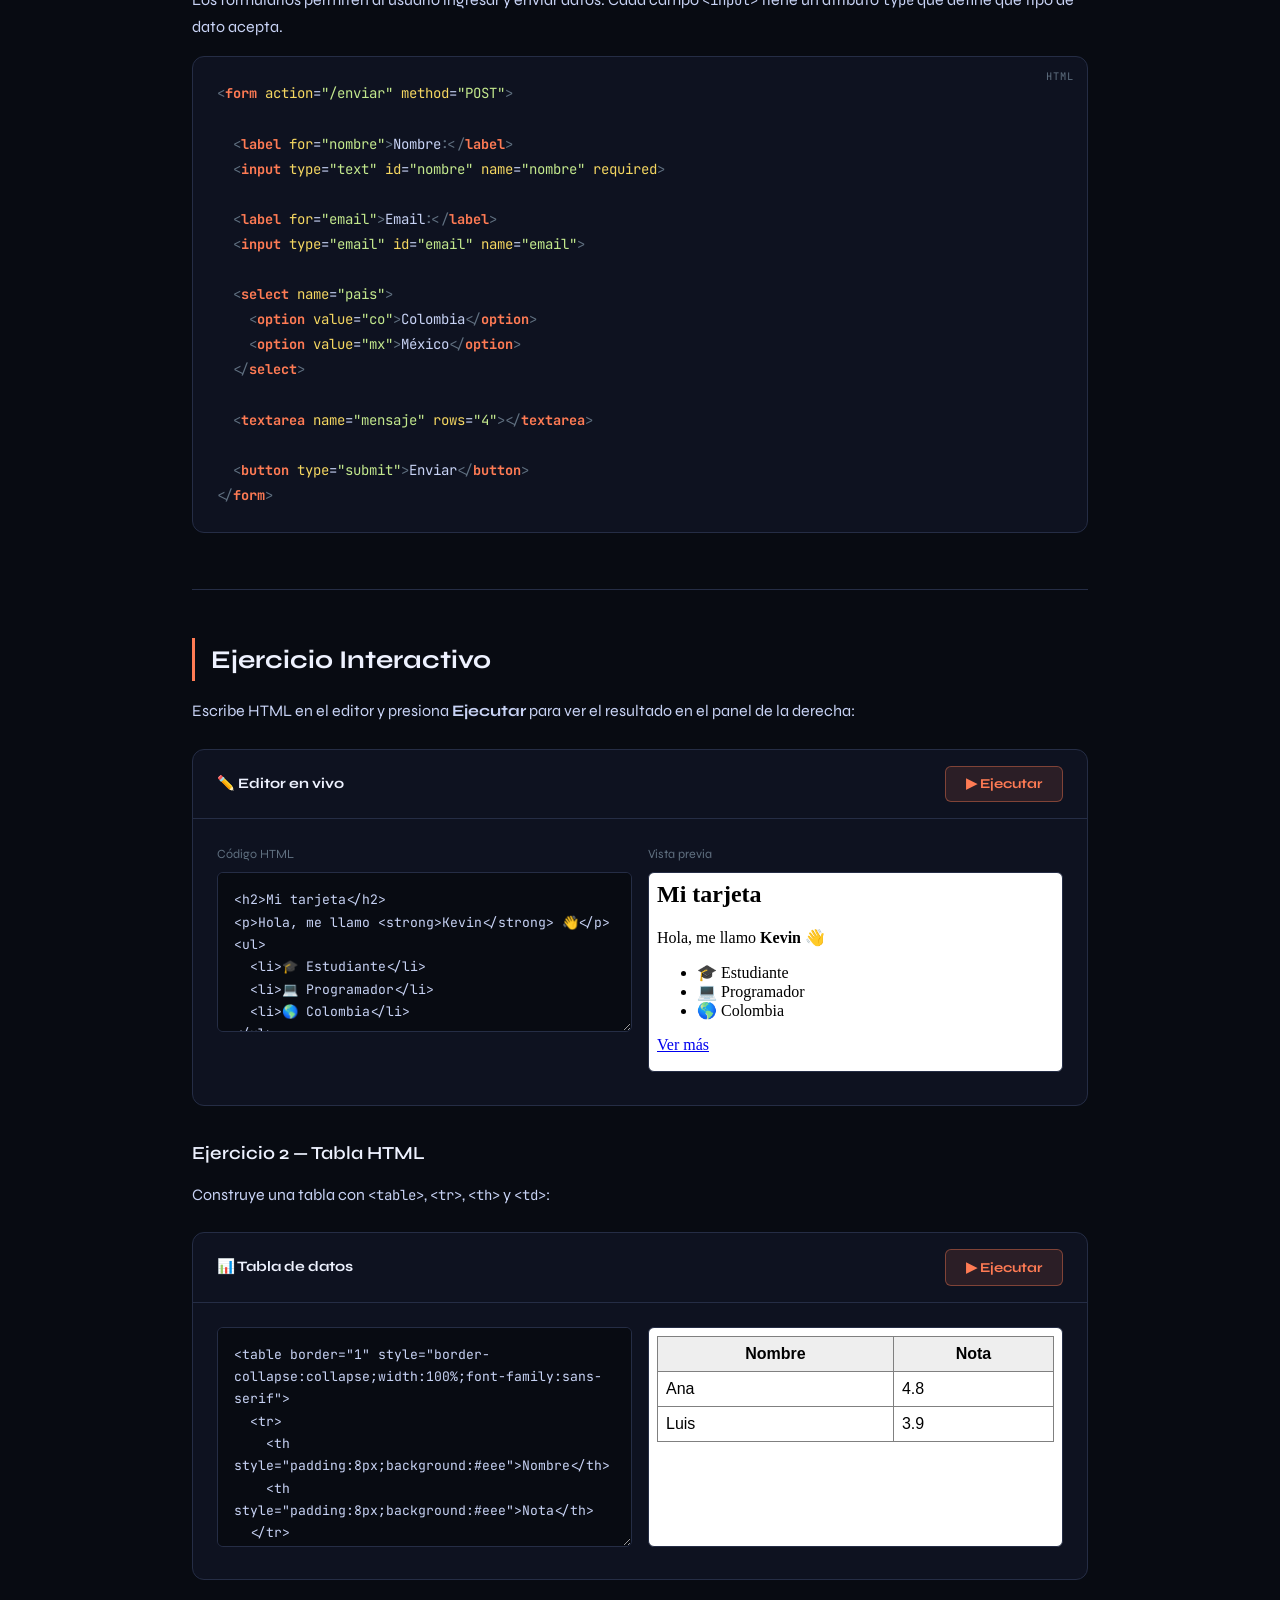
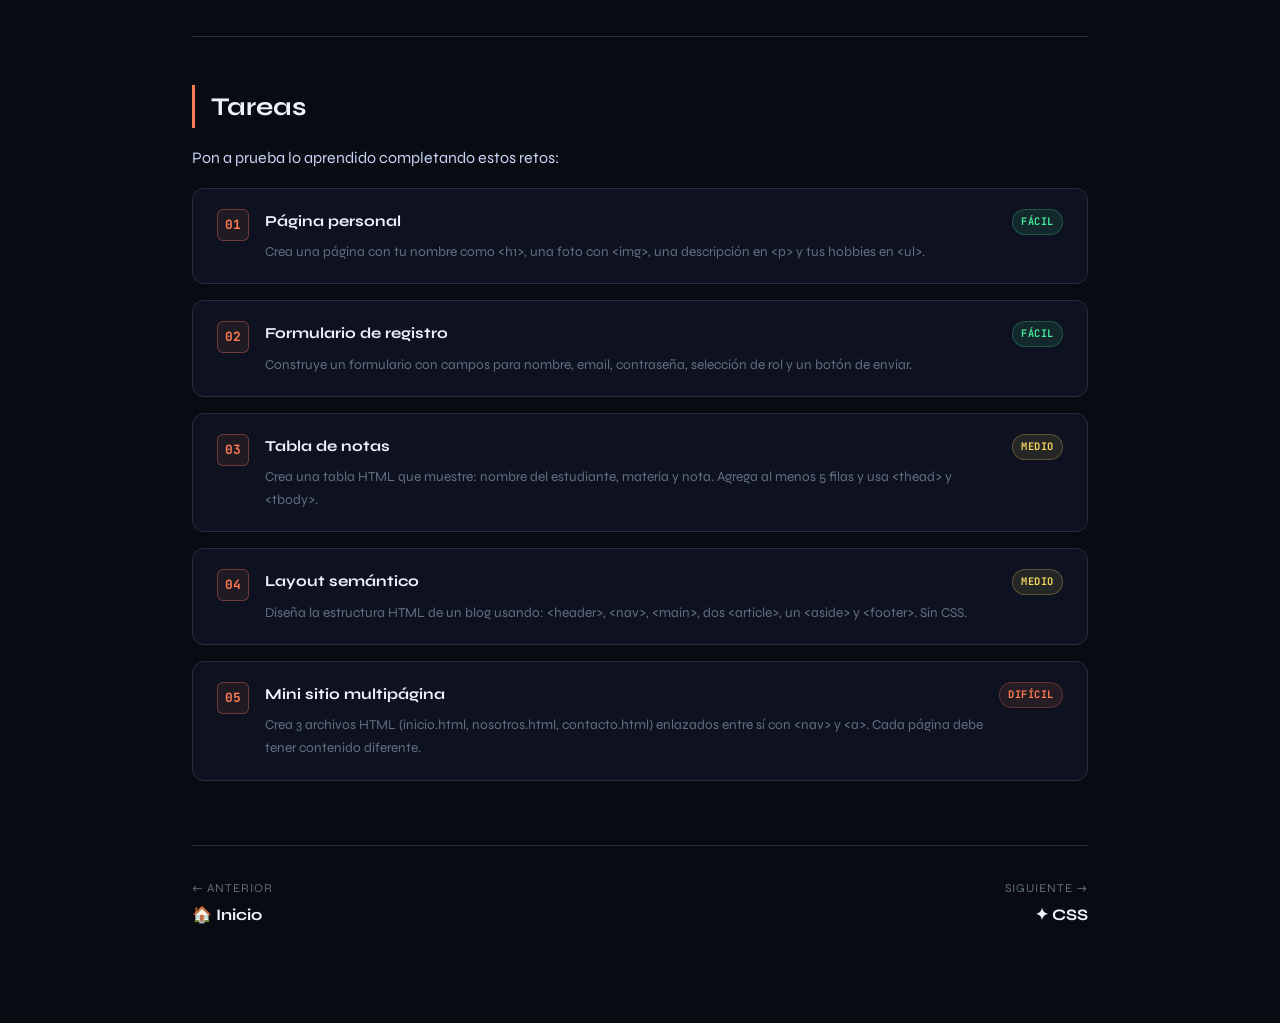
<file: html.html>
<!DOCTYPE html>
<html lang="es">
<head>
  <meta charset="UTF-8">
  <meta name="viewport" content="width=device-width, initial-scale=1.0">
  <title>HTML — Etiquetas y Estructura</title>
  <link rel="shortcut icon" href="./src/images/logo.png" type="image/x-icon">
  <link rel="stylesheet" href="styles.css">
  <style>
    .tag-name { color: var(--accent-html) !important; }
    .attr-name { color: var(--accent-js); }
    .attr-val  { color: #c3e88d; }
    .tag-bracket { color: var(--muted); }
    h2 { border-left: 3px solid var(--accent-html); padding-left: 1rem; }
  </style>
</head>
<body>

<nav>
  <a href="index.html" class="nav-logo"><span>&lt;</span>WebDev<span>/&gt;</span></a>
  <ul class="nav-links">
    <li><a href="index.html">🏠 Inicio</a></li>
    <li><a href="html.html" class="html-link active-page">⟨⟩ HTML</a></li>
    <li><a href="css.html" class="css-link">✦ CSS</a></li>
    <li><a href="js.html"  class="js-link">⚡ JavaScript</a></li>
  </ul>
  <button class="hamburger" id="ham"><span></span><span></span><span></span></button>
</nav>
<div class="mobile-menu" id="mob">
  <a href="index.html">🏠 Inicio</a>
  <a href="html.html">⟨⟩ HTML</a>
  <a href="css.html">✦ CSS</a>
  <a href="js.html">⚡ JavaScript</a>
</div>

<main class="page-wrap">

  <!-- PAGE HERO -->
  <div class="page-hero">
    <span class="badge badge-html">⟨⟩ HTML</span>
    <h1>Etiquetas y Estructura</h1>
    <p>HTML (HyperText Markup Language) es el esqueleto de toda página web. Define el contenido y su estructura mediante <strong>etiquetas</strong>.</p>
  </div>

  <!-- ── SECTION 1: ¿QUÉ ES HTML? ── -->
  <section class="section">
    <h2>¿Qué es HTML?</h2>
    <p>Un documento HTML está formado por <strong>elementos</strong> que consisten en una etiqueta de apertura, contenido y una etiqueta de cierre. El navegador interpreta estas etiquetas y renderiza la página.</p>

    <div class="info-card">
      <div class="info-icon">💡</div>
      <div class="info-content">
        <h4>Anatomía de una etiqueta</h4>
        <p><code>&lt;etiqueta atributo="valor"&gt;Contenido&lt;/etiqueta&gt;</code> — apertura, atributos opcionales, contenido y cierre.</p>
      </div>
    </div>

    <pre><code><span class="tag-bracket">&lt;!</span><span class="k">DOCTYPE</span> <span class="attr-name">html</span><span class="tag-bracket">&gt;</span>
<span class="tag-bracket">&lt;</span><span class="tag-name">html</span> <span class="attr-name">lang</span>=<span class="attr-val">"es"</span><span class="tag-bracket">&gt;</span>
  <span class="tag-bracket">&lt;</span><span class="tag-name">head</span><span class="tag-bracket">&gt;</span>
    <span class="tag-bracket">&lt;</span><span class="tag-name">meta</span> <span class="attr-name">charset</span>=<span class="attr-val">"UTF-8"</span><span class="tag-bracket">&gt;</span>
    <span class="tag-bracket">&lt;</span><span class="tag-name">title</span><span class="tag-bracket">&gt;</span>Mi primera página<span class="tag-bracket">&lt;/</span><span class="tag-name">title</span><span class="tag-bracket">&gt;</span>
  <span class="tag-bracket">&lt;/</span><span class="tag-name">head</span><span class="tag-bracket">&gt;</span>
  <span class="tag-bracket">&lt;</span><span class="tag-name">body</span><span class="tag-bracket">&gt;</span>
    <span class="tag-bracket">&lt;</span><span class="tag-name">h1</span><span class="tag-bracket">&gt;</span>¡Hola Mundo!<span class="tag-bracket">&lt;/</span><span class="tag-name">h1</span><span class="tag-bracket">&gt;</span>
    <span class="tag-bracket">&lt;</span><span class="tag-name">p</span><span class="tag-bracket">&gt;</span>Bienvenido a mi sitio web.<span class="tag-bracket">&lt;/</span><span class="tag-name">p</span><span class="tag-bracket">&gt;</span>
  <span class="tag-bracket">&lt;/</span><span class="tag-name">body</span><span class="tag-bracket">&gt;</span>
<span class="tag-bracket">&lt;/</span><span class="tag-name">html</span><span class="tag-bracket">&gt;</span>
<span class="code-label">HTML</span></code></pre>
  </section>

  <hr class="section-divider">

  <!-- ── SECTION 2: ETIQUETAS ESENCIALES ── -->
  <section class="section">
    <h2>Etiquetas esenciales</h2>
    <p>Estas son las etiquetas que usarás en casi todos los proyectos:</p>

    <div class="tag-grid">
      <div class="tag-item"><span class="tag-name">&lt;h1&gt; – &lt;h6&gt;</span><span class="tag-desc">Encabezados de nivel 1 al 6</span></div>
      <div class="tag-item"><span class="tag-name">&lt;p&gt;</span><span class="tag-desc">Párrafo de texto</span></div>
      <div class="tag-item"><span class="tag-name">&lt;a&gt;</span><span class="tag-desc">Enlace / hipervínculo</span></div>
      <div class="tag-item"><span class="tag-name">&lt;img&gt;</span><span class="tag-desc">Imagen (etiqueta vacía)</span></div>
      <div class="tag-item"><span class="tag-name">&lt;ul&gt; / &lt;ol&gt;</span><span class="tag-desc">Listas no ordenadas / ordenadas</span></div>
      <div class="tag-item"><span class="tag-name">&lt;li&gt;</span><span class="tag-desc">Elemento de lista</span></div>
      <div class="tag-item"><span class="tag-name">&lt;div&gt;</span><span class="tag-desc">Contenedor genérico de bloque</span></div>
      <div class="tag-item"><span class="tag-name">&lt;span&gt;</span><span class="tag-desc">Contenedor genérico en línea</span></div>
      <div class="tag-item"><span class="tag-name">&lt;strong&gt;</span><span class="tag-desc">Texto en <strong>negrita</strong> (importante)</span></div>
      <div class="tag-item"><span class="tag-name">&lt;em&gt;</span><span class="tag-desc">Texto en <em>cursiva</em> (énfasis)</span></div>
      <div class="tag-item"><span class="tag-name">&lt;br&gt;</span><span class="tag-desc">Salto de línea</span></div>
      <div class="tag-item"><span class="tag-name">&lt;hr&gt;</span><span class="tag-desc">Línea horizontal separadora</span></div>
      <div class="tag-item"><span class="tag-name">&lt;table&gt;</span><span class="tag-desc">Tabla de datos</span></div>
      <div class="tag-item"><span class="tag-name">&lt;form&gt;</span><span class="tag-desc">Formulario interactivo</span></div>
      <div class="tag-item"><span class="tag-name">&lt;input&gt;</span><span class="tag-desc">Campo de entrada de datos</span></div>
      <div class="tag-item"><span class="tag-name">&lt;button&gt;</span><span class="tag-desc">Botón interactivo</span></div>
    </div>

    <h3>Ejemplo: Listas y enlaces</h3>
    <pre><code><span class="tag-bracket">&lt;</span><span class="tag-name">ul</span><span class="tag-bracket">&gt;</span>
  <span class="tag-bracket">&lt;</span><span class="tag-name">li</span><span class="tag-bracket">&gt;</span>Elemento uno<span class="tag-bracket">&lt;/</span><span class="tag-name">li</span><span class="tag-bracket">&gt;</span>
  <span class="tag-bracket">&lt;</span><span class="tag-name">li</span><span class="tag-bracket">&gt;</span>Elemento dos<span class="tag-bracket">&lt;/</span><span class="tag-name">li</span><span class="tag-bracket">&gt;</span>
<span class="tag-bracket">&lt;/</span><span class="tag-name">ul</span><span class="tag-bracket">&gt;</span>

<span class="tag-bracket">&lt;</span><span class="tag-name">a</span> <span class="attr-name">href</span>=<span class="attr-val">"https://google.com"</span> <span class="attr-name">target</span>=<span class="attr-val">"_blank"</span><span class="tag-bracket">&gt;</span>
  Ir a Google
<span class="tag-bracket">&lt;/</span><span class="tag-name">a</span><span class="tag-bracket">&gt;</span>

<span class="tag-bracket">&lt;</span><span class="tag-name">img</span> <span class="attr-name">src</span>=<span class="attr-val">"foto.jpg"</span> <span class="attr-name">alt</span>=<span class="attr-val">"Descripción"</span> <span class="attr-name">width</span>=<span class="attr-val">"300"</span><span class="tag-bracket">&gt;</span>
<span class="code-label">HTML</span></code></pre>
  </section>

  <hr class="section-divider">

  <!-- ── SECTION 3: SEMÁNTICA ── -->
  <section class="section">
    <h2>HTML Semántico</h2>
    <p>Las etiquetas semánticas describen el <em>significado</em> del contenido, mejorando la accesibilidad y el SEO. Usa <code>&lt;div&gt;</code> solo cuando ninguna otra etiqueta semántica aplique.</p>

    <div class="tag-grid">
      <div class="tag-item"><span class="tag-name">&lt;header&gt;</span><span class="tag-desc">Cabecera del sitio o sección</span></div>
      <div class="tag-item"><span class="tag-name">&lt;nav&gt;</span><span class="tag-desc">Menú de navegación</span></div>
      <div class="tag-item"><span class="tag-name">&lt;main&gt;</span><span class="tag-desc">Contenido principal único</span></div>
      <div class="tag-item"><span class="tag-name">&lt;section&gt;</span><span class="tag-desc">Sección temática del contenido</span></div>
      <div class="tag-item"><span class="tag-name">&lt;article&gt;</span><span class="tag-desc">Artículo independiente</span></div>
      <div class="tag-item"><span class="tag-name">&lt;aside&gt;</span><span class="tag-desc">Contenido secundario / barra lateral</span></div>
      <div class="tag-item"><span class="tag-name">&lt;footer&gt;</span><span class="tag-desc">Pie de página</span></div>
      <div class="tag-item"><span class="tag-name">&lt;figure&gt;</span><span class="tag-desc">Imagen con leyenda opcional</span></div>
    </div>

    <pre><code><span class="tag-bracket">&lt;</span><span class="tag-name">body</span><span class="tag-bracket">&gt;</span>
  <span class="tag-bracket">&lt;</span><span class="tag-name">header</span><span class="tag-bracket">&gt;</span><span class="tag-bracket">&lt;</span><span class="tag-name">nav</span><span class="tag-bracket">&gt;</span>...<span class="tag-bracket">&lt;/</span><span class="tag-name">nav</span><span class="tag-bracket">&gt;&lt;/</span><span class="tag-name">header</span><span class="tag-bracket">&gt;</span>
  <span class="tag-bracket">&lt;</span><span class="tag-name">main</span><span class="tag-bracket">&gt;</span>
    <span class="tag-bracket">&lt;</span><span class="tag-name">section</span><span class="tag-bracket">&gt;</span>
      <span class="tag-bracket">&lt;</span><span class="tag-name">article</span><span class="tag-bracket">&gt;</span>...<span class="tag-bracket">&lt;/</span><span class="tag-name">article</span><span class="tag-bracket">&gt;</span>
    <span class="tag-bracket">&lt;/</span><span class="tag-name">section</span><span class="tag-bracket">&gt;</span>
    <span class="tag-bracket">&lt;</span><span class="tag-name">aside</span><span class="tag-bracket">&gt;</span>...<span class="tag-bracket">&lt;/</span><span class="tag-name">aside</span><span class="tag-bracket">&gt;</span>
  <span class="tag-bracket">&lt;/</span><span class="tag-name">main</span><span class="tag-bracket">&gt;</span>
  <span class="tag-bracket">&lt;</span><span class="tag-name">footer</span><span class="tag-bracket">&gt;</span>...<span class="tag-bracket">&lt;/</span><span class="tag-name">footer</span><span class="tag-bracket">&gt;</span>
<span class="tag-bracket">&lt;/</span><span class="tag-name">body</span><span class="tag-bracket">&gt;</span>
<span class="code-label">HTML</span></code></pre>
  </section>

  <hr class="section-divider">

  <!-- ── SECTION 4: FORMULARIOS ── -->
  <section class="section">
    <h2>Formularios</h2>
    <p>Los formularios permiten al usuario ingresar y enviar datos. Cada campo <code>&lt;input&gt;</code> tiene un atributo <code>type</code> que define qué tipo de dato acepta.</p>

    <pre><code><span class="tag-bracket">&lt;</span><span class="tag-name">form</span> <span class="attr-name">action</span>=<span class="attr-val">"/enviar"</span> <span class="attr-name">method</span>=<span class="attr-val">"POST"</span><span class="tag-bracket">&gt;</span>

  <span class="tag-bracket">&lt;</span><span class="tag-name">label</span> <span class="attr-name">for</span>=<span class="attr-val">"nombre"</span><span class="tag-bracket">&gt;</span>Nombre:<span class="tag-bracket">&lt;/</span><span class="tag-name">label</span><span class="tag-bracket">&gt;</span>
  <span class="tag-bracket">&lt;</span><span class="tag-name">input</span> <span class="attr-name">type</span>=<span class="attr-val">"text"</span> <span class="attr-name">id</span>=<span class="attr-val">"nombre"</span> <span class="attr-name">name</span>=<span class="attr-val">"nombre"</span> <span class="attr-name">required</span><span class="tag-bracket">&gt;</span>

  <span class="tag-bracket">&lt;</span><span class="tag-name">label</span> <span class="attr-name">for</span>=<span class="attr-val">"email"</span><span class="tag-bracket">&gt;</span>Email:<span class="tag-bracket">&lt;/</span><span class="tag-name">label</span><span class="tag-bracket">&gt;</span>
  <span class="tag-bracket">&lt;</span><span class="tag-name">input</span> <span class="attr-name">type</span>=<span class="attr-val">"email"</span> <span class="attr-name">id</span>=<span class="attr-val">"email"</span> <span class="attr-name">name</span>=<span class="attr-val">"email"</span><span class="tag-bracket">&gt;</span>

  <span class="tag-bracket">&lt;</span><span class="tag-name">select</span> <span class="attr-name">name</span>=<span class="attr-val">"pais"</span><span class="tag-bracket">&gt;</span>
    <span class="tag-bracket">&lt;</span><span class="tag-name">option</span> <span class="attr-name">value</span>=<span class="attr-val">"co"</span><span class="tag-bracket">&gt;</span>Colombia<span class="tag-bracket">&lt;/</span><span class="tag-name">option</span><span class="tag-bracket">&gt;</span>
    <span class="tag-bracket">&lt;</span><span class="tag-name">option</span> <span class="attr-name">value</span>=<span class="attr-val">"mx"</span><span class="tag-bracket">&gt;</span>México<span class="tag-bracket">&lt;/</span><span class="tag-name">option</span><span class="tag-bracket">&gt;</span>
  <span class="tag-bracket">&lt;/</span><span class="tag-name">select</span><span class="tag-bracket">&gt;</span>

  <span class="tag-bracket">&lt;</span><span class="tag-name">textarea</span> <span class="attr-name">name</span>=<span class="attr-val">"mensaje"</span> <span class="attr-name">rows</span>=<span class="attr-val">"4"</span><span class="tag-bracket">&gt;&lt;/</span><span class="tag-name">textarea</span><span class="tag-bracket">&gt;</span>

  <span class="tag-bracket">&lt;</span><span class="tag-name">button</span> <span class="attr-name">type</span>=<span class="attr-val">"submit"</span><span class="tag-bracket">&gt;</span>Enviar<span class="tag-bracket">&lt;/</span><span class="tag-name">button</span><span class="tag-bracket">&gt;</span>
<span class="tag-bracket">&lt;/</span><span class="tag-name">form</span><span class="tag-bracket">&gt;</span>
<span class="code-label">HTML</span></code></pre>
  </section>

  <hr class="section-divider">

  <!-- ── EJERCICIO INTERACTIVO ── -->
  <section class="section">
    <h2>Ejercicio Interactivo</h2>
    <p>Escribe HTML en el editor y presiona <strong>Ejecutar</strong> para ver el resultado en el panel de la derecha:</p>

    <div class="exercise-box">
      <div class="exercise-header">
        <span class="exercise-title">✏️ Editor en vivo</span>
        <button class="btn btn-html" onclick="runHTML()">▶ Ejecutar</button>
      </div>
      <div class="exercise-body">
        <div class="two-col">
          <div>
            <p style="font-size:.78rem;color:var(--muted);margin-bottom:.5rem;">Código HTML</p>
            <textarea class="code-input" id="html-editor" spellcheck="false"><h2>Mi tarjeta</h2>
<p>Hola, me llamo <strong>Kevin</strong> 👋</p>
<ul>
  <li>🎓 Estudiante</li>
  <li>💻 Programador</li>
  <li>🌎 Colombia</li>
</ul>
<a href="#">Ver más</a></textarea>
          </div>
          <div>
            <p style="font-size:.78rem;color:var(--muted);margin-bottom:.5rem;">Vista previa</p>
            <iframe class="preview-frame" id="html-preview" style="min-height:200px;"></iframe>
          </div>
        </div>
      </div>
    </div>

    <h3>Ejercicio 2 — Tabla HTML</h3>
    <p>Construye una tabla con <code>&lt;table&gt;</code>, <code>&lt;tr&gt;</code>, <code>&lt;th&gt;</code> y <code>&lt;td&gt;</code>:</p>

    <div class="exercise-box">
      <div class="exercise-header">
        <span class="exercise-title">📊 Tabla de datos</span>
        <button class="btn btn-html" onclick="runHTML2()">▶ Ejecutar</button>
      </div>
      <div class="exercise-body">
        <div class="two-col">
          <div>
            <textarea class="code-input" id="html-editor2" spellcheck="false" style="min-height:220px;"><table border="1" style="border-collapse:collapse;width:100%;font-family:sans-serif">
  <tr>
    <th style="padding:8px;background:#eee">Nombre</th>
    <th style="padding:8px;background:#eee">Nota</th>
  </tr>
  <tr>
    <td style="padding:8px">Ana</td>
    <td style="padding:8px">4.8</td>
  </tr>
  <tr>
    <td style="padding:8px">Luis</td>
    <td style="padding:8px">3.9</td>
  </tr>
</table></textarea>
          </div>
          <div>
            <iframe class="preview-frame" id="html-preview2" style="min-height:220px;"></iframe>
          </div>
        </div>
      </div>
    </div>
  </section>

  <hr class="section-divider">

  <!-- ── TAREAS ── -->
  <section class="section">
    <h2>Tareas</h2>
    <p>Pon a prueba lo aprendido completando estos retos:</p>

    <div class="task-list">
      <div class="task-item task-html">
        <div class="task-num">01</div>
        <div class="task-content">
          <strong>Página personal</strong>
          <p>Crea una página con tu nombre como &lt;h1&gt;, una foto con &lt;img&gt;, una descripción en &lt;p&gt; y tus hobbies en &lt;ul&gt;.</p>
        </div>
        <span class="task-diff diff-easy">Fácil</span>
      </div>
      <div class="task-item task-html">
        <div class="task-num">02</div>
        <div class="task-content">
          <strong>Formulario de registro</strong>
          <p>Construye un formulario con campos para nombre, email, contraseña, selección de rol y un botón de enviar.</p>
        </div>
        <span class="task-diff diff-easy">Fácil</span>
      </div>
      <div class="task-item task-html">
        <div class="task-num">03</div>
        <div class="task-content">
          <strong>Tabla de notas</strong>
          <p>Crea una tabla HTML que muestre: nombre del estudiante, materia y nota. Agrega al menos 5 filas y usa &lt;thead&gt; y &lt;tbody&gt;.</p>
        </div>
        <span class="task-diff diff-medium">Medio</span>
      </div>
      <div class="task-item task-html">
        <div class="task-num">04</div>
        <div class="task-content">
          <strong>Layout semántico</strong>
          <p>Diseña la estructura HTML de un blog usando: &lt;header&gt;, &lt;nav&gt;, &lt;main&gt;, dos &lt;article&gt;, un &lt;aside&gt; y &lt;footer&gt;. Sin CSS.</p>
        </div>
        <span class="task-diff diff-medium">Medio</span>
      </div>
      <div class="task-item task-html">
        <div class="task-num">05</div>
        <div class="task-content">
          <strong>Mini sitio multipágina</strong>
          <p>Crea 3 archivos HTML (inicio.html, nosotros.html, contacto.html) enlazados entre sí con &lt;nav&gt; y &lt;a&gt;. Cada página debe tener contenido diferente.</p>
        </div>
        <span class="task-diff diff-hard">Difícil</span>
      </div>
    </div>
  </section>

  <!-- FOOTER NAV -->
  <div class="page-nav-footer">
    <a href="index.html" class="pnf-link">
      <span class="pnf-label">← Anterior</span>
      <span class="pnf-title">🏠 Inicio</span>
    </a>
    <a href="css.html" class="pnf-link right">
      <span class="pnf-label">Siguiente →</span>
      <span class="pnf-title">✦ CSS</span>
    </a>
  </div>

</main>

<script>
  // Nav
  document.getElementById('ham').addEventListener('click', function() {
    this.classList.toggle('open');
    document.getElementById('mob').classList.toggle('open');
  });

  // Ejercicio 1
  function runHTML() {
    const code = document.getElementById('html-editor').value;
    const frame = document.getElementById('html-preview');
    const doc = frame.contentDocument || frame.contentWindow.document;
    doc.open(); doc.write(code); doc.close();
  }

  // Ejercicio 2
  function runHTML2() {
    const code = document.getElementById('html-editor2').value;
    const frame = document.getElementById('html-preview2');
    const doc = frame.contentDocument || frame.contentWindow.document;
    doc.open(); doc.write(code); doc.close();
  }

  // Auto-run on load
  window.addEventListener('load', () => { runHTML(); runHTML2(); });
</script>
</body>
</html>
</file>
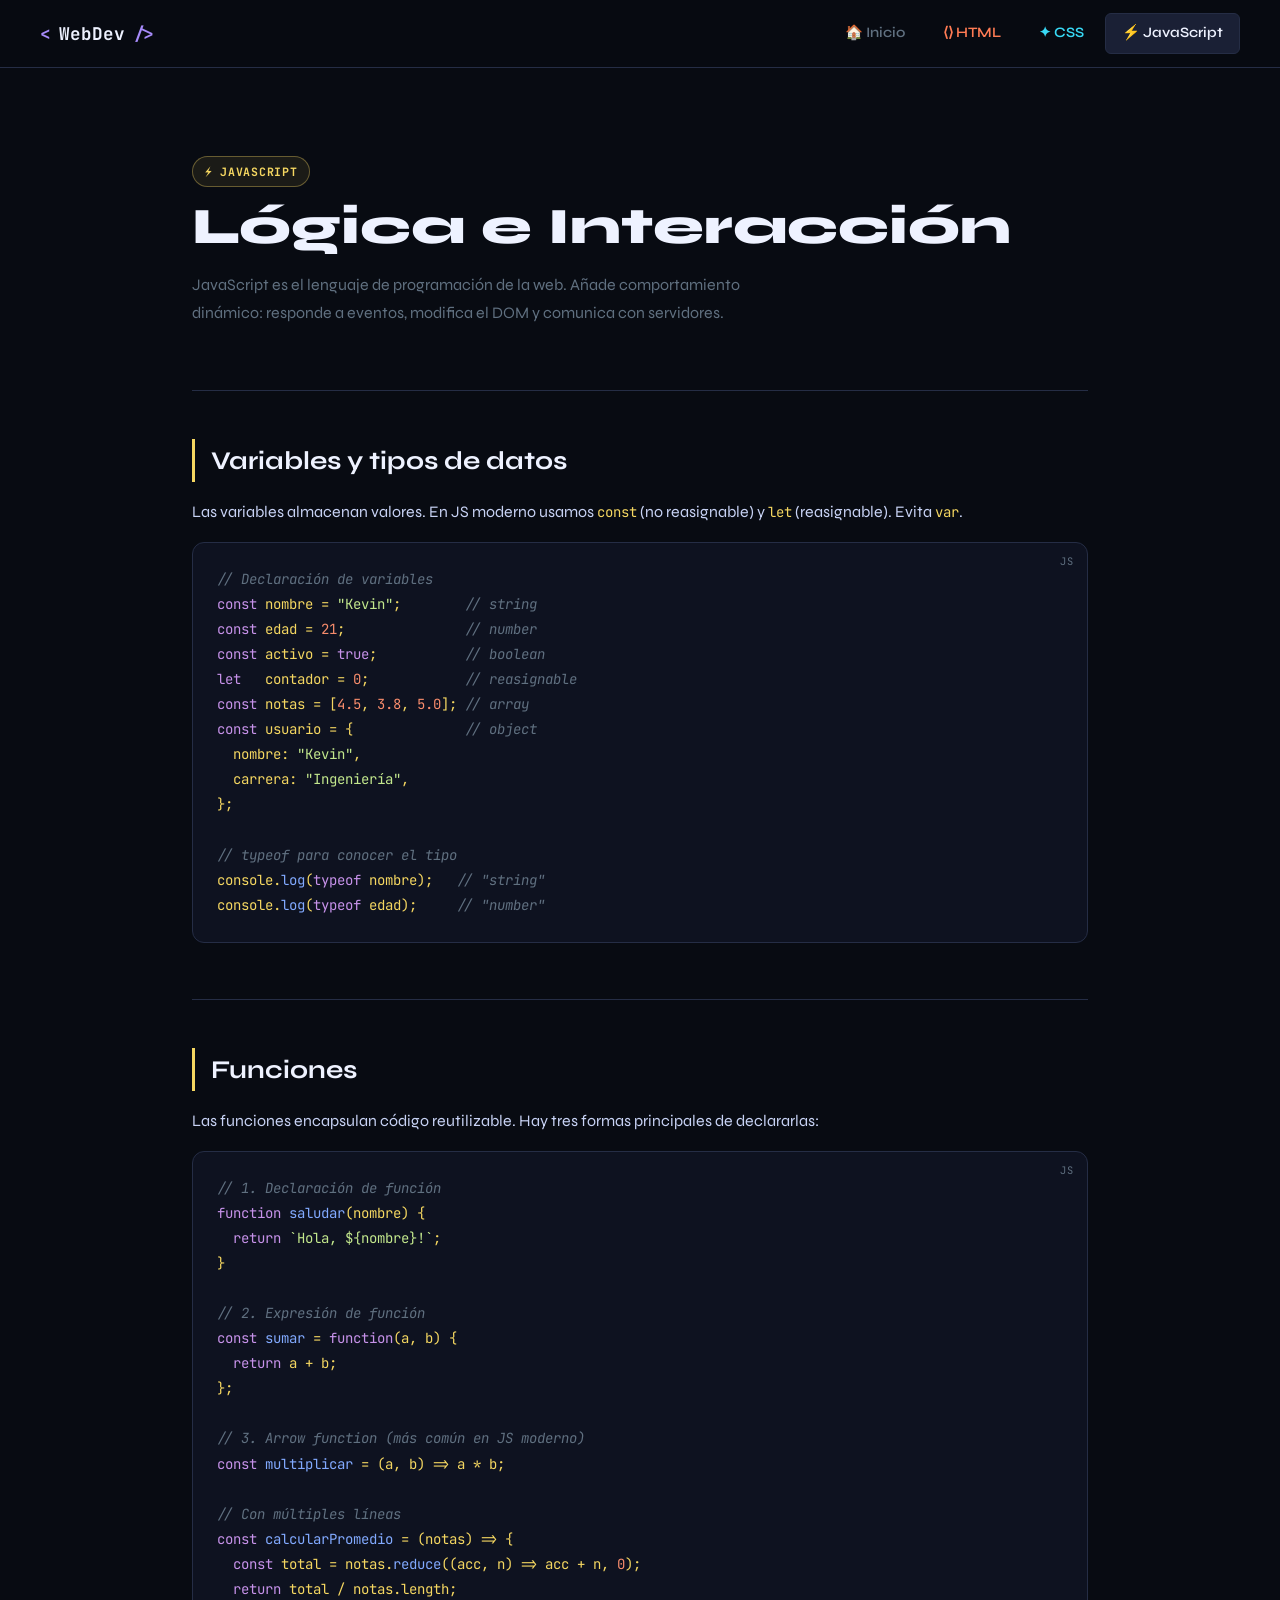
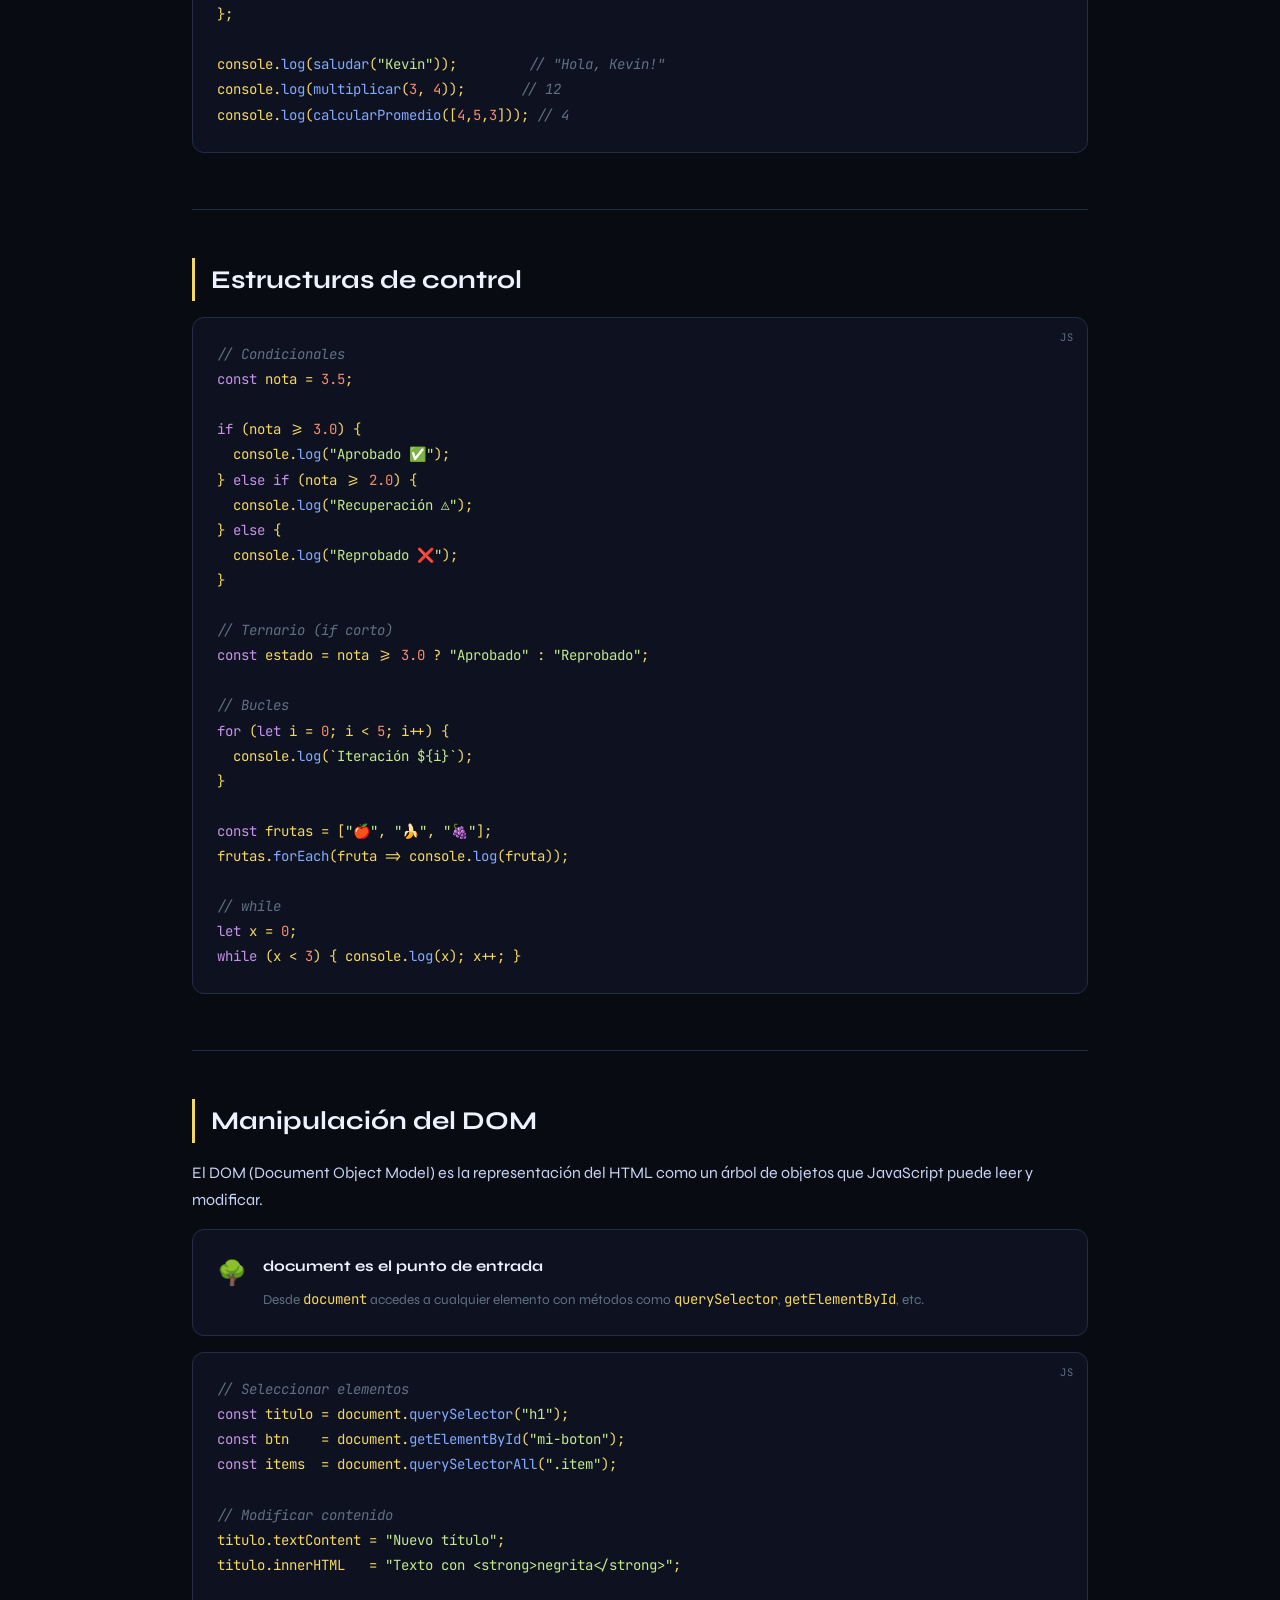
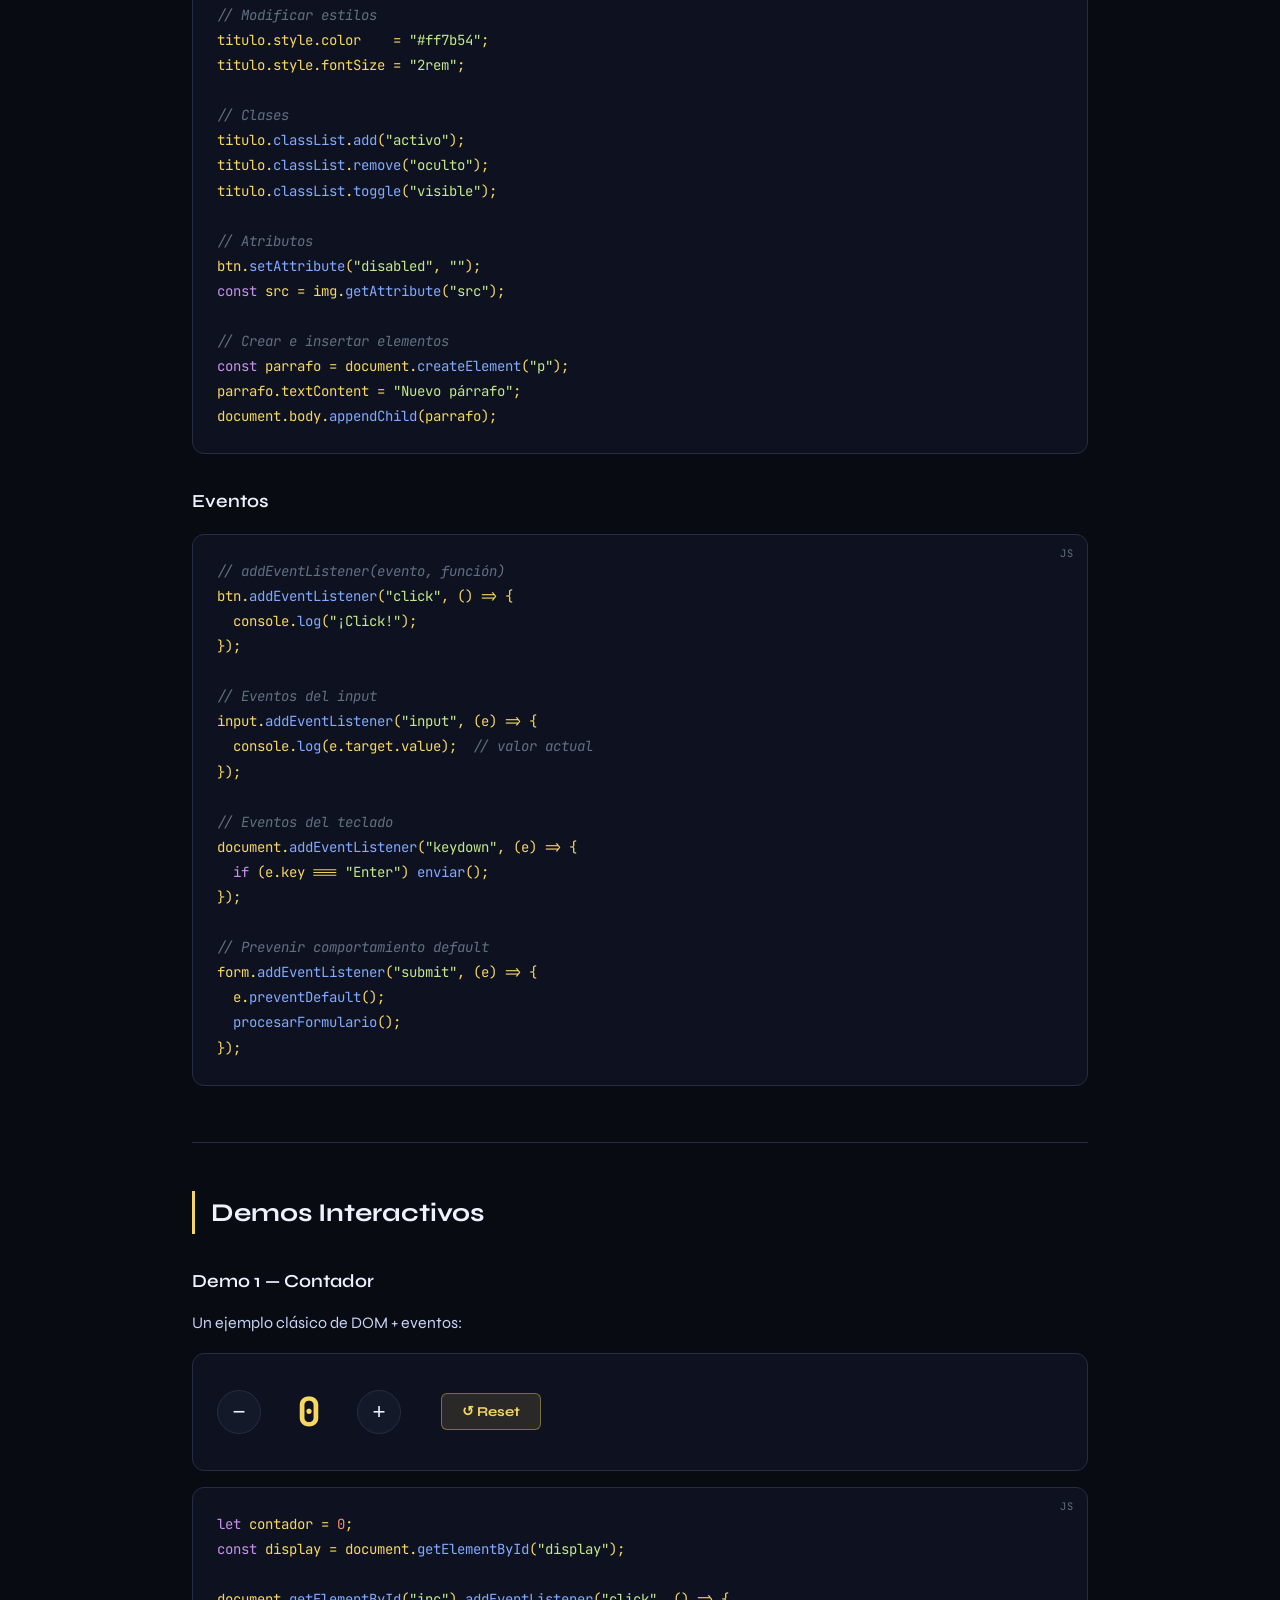
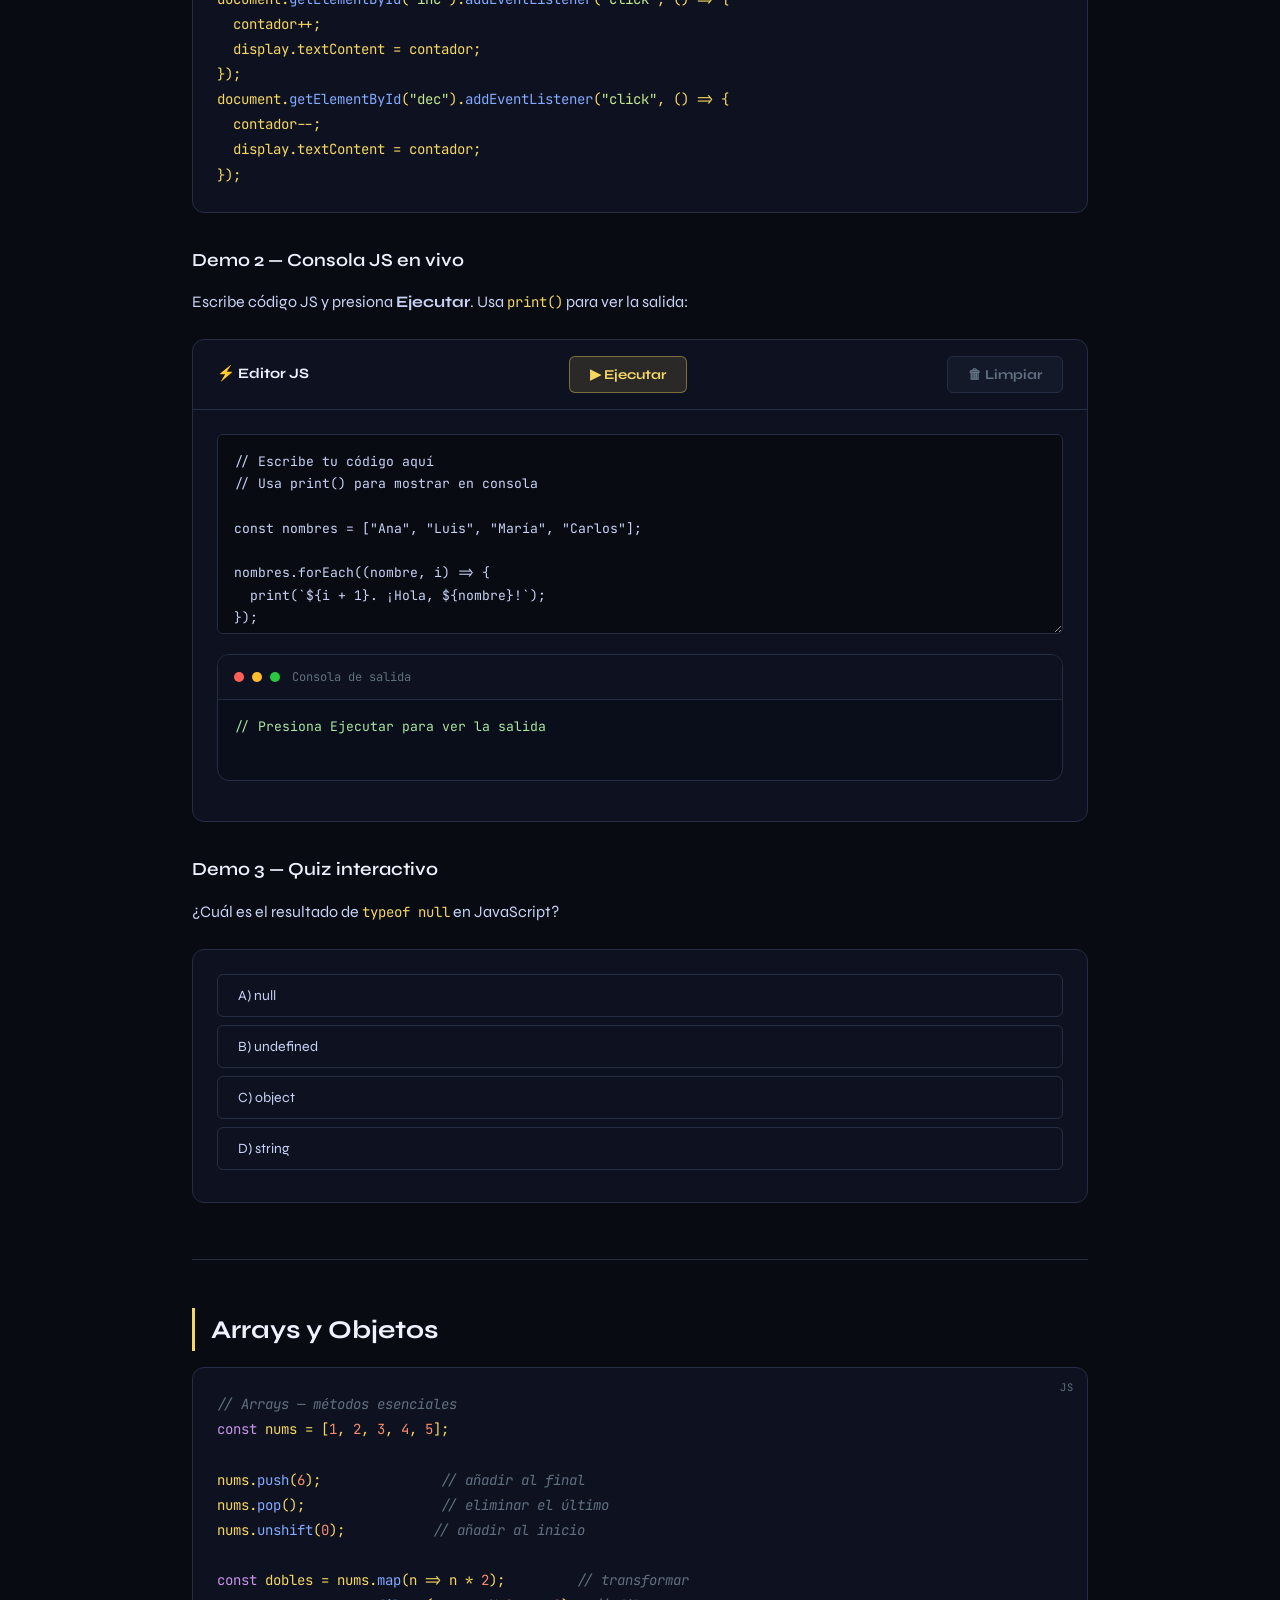
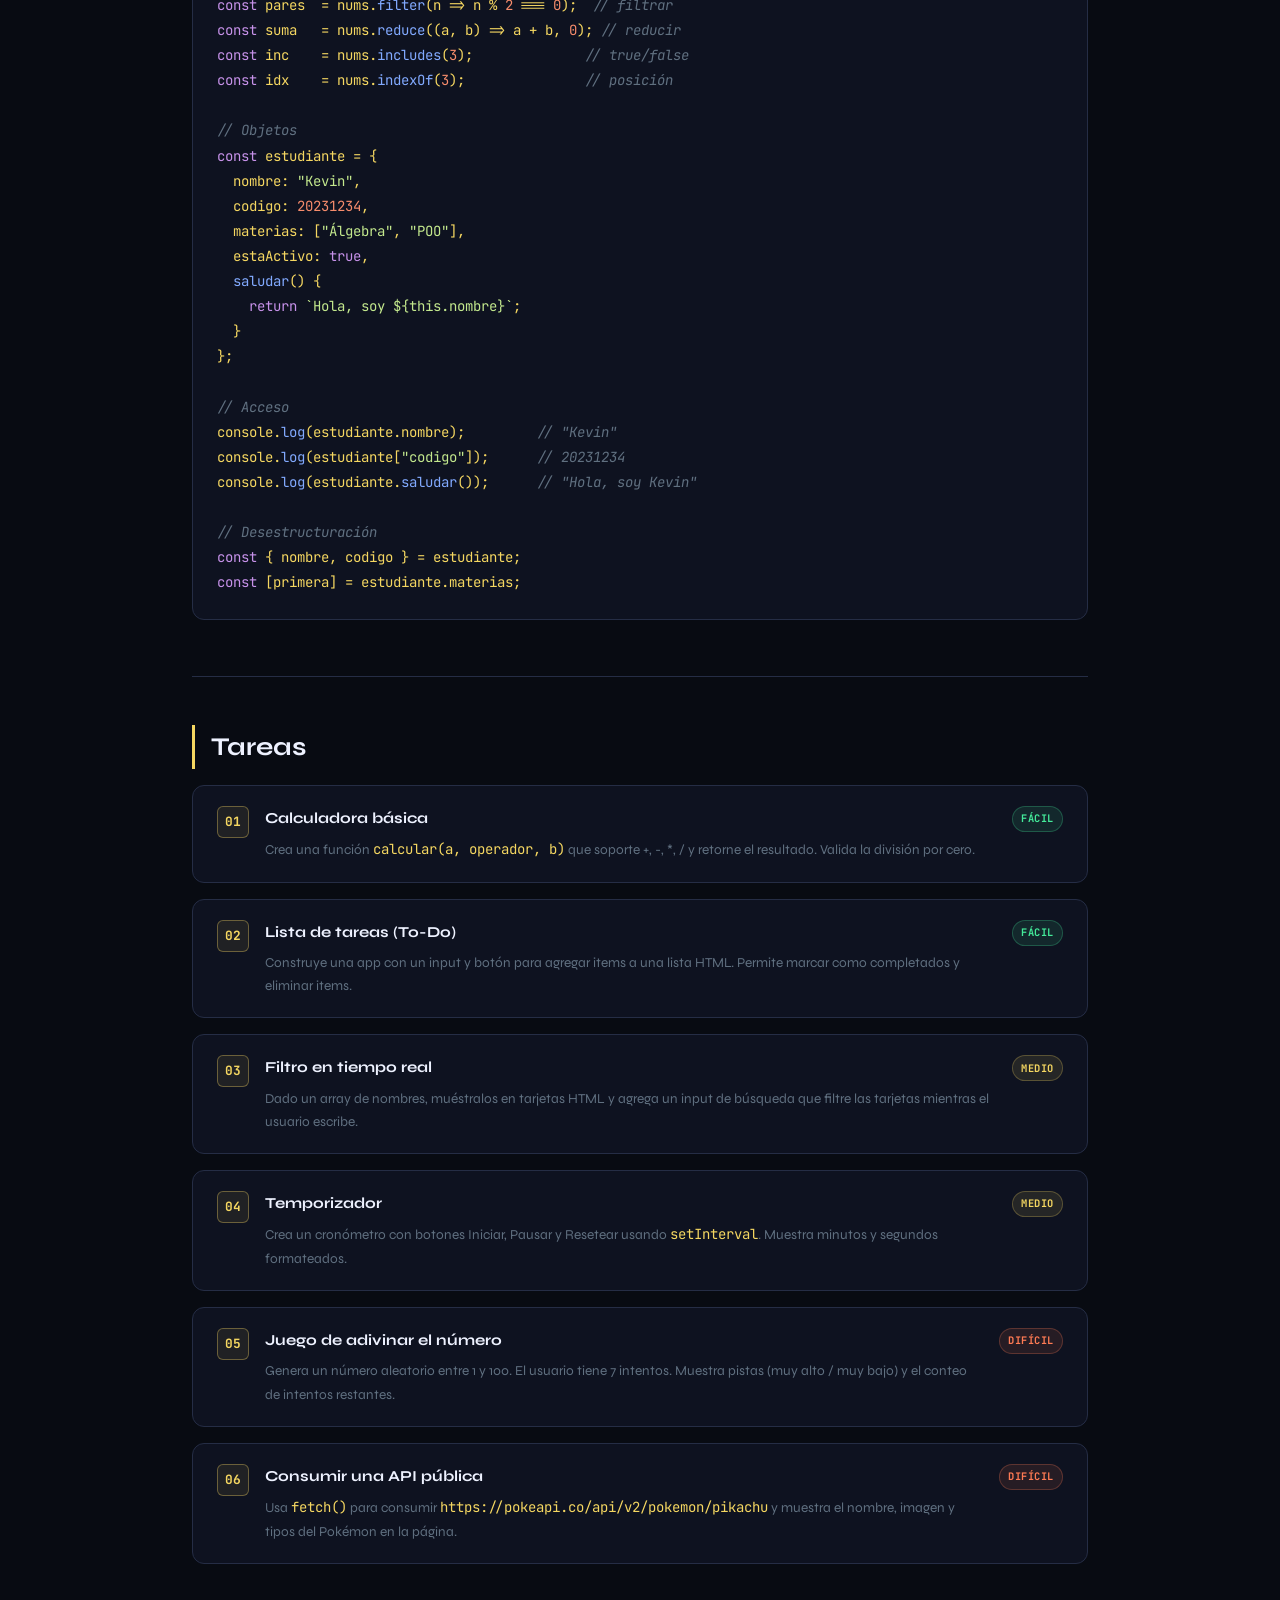
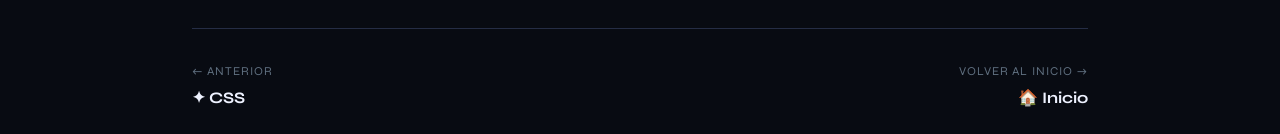
<file: js.html>
<!DOCTYPE html>
<html lang="es">
<head>
  <meta charset="UTF-8">
  <meta name="viewport" content="width=device-width, initial-scale=1.0">
  <title>JavaScript — Lógica e Interacción</title>
  <link rel="shortcut icon" href="./src/images/logo.png" type="image/x-icon">
  <link rel="stylesheet" href="styles.css">
  <style>
    h2 { border-left: 3px solid var(--accent-js); padding-left: 1rem; }
    code { color: var(--accent-js); }

    /* JS syntax */
    .kw  { color: #c792ea; }  /* keyword */
    .str { color: #c3e88d; }  /* string */
    .num { color: #f78c6c; }  /* number */
    .fn  { color: #82aaff; }  /* function */
    .cm  { color: var(--muted); font-style: italic; }
    .op  { color: var(--accent-js); } /* operator/special */

    /* Interactive console */
    .console-box {
      background: #0a0e1a;
      border: 1px solid var(--border);
      border-radius: var(--radius);
      overflow: hidden;
      margin: 1rem 0;
    }
    .console-header {
      display: flex;
      align-items: center;
      gap: 0.5rem;
      padding: 0.75rem 1rem;
      border-bottom: 1px solid var(--border);
      background: var(--bg2);
    }
    .console-dot { width: 10px; height: 10px; border-radius: 50%; }
    .cd1 { background: #ff5f57; }
    .cd2 { background: #febc2e; }
    .cd3 { background: #28c840; }
    .console-title { font-family: var(--font-code); font-size: 0.75rem; color: var(--muted); margin-left: 0.25rem; }
    .console-output {
      min-height: 80px;
      padding: 1rem;
      font-family: var(--font-code);
      font-size: 0.82rem;
      color: #a8e6a3;
      white-space: pre-wrap;
      line-height: 1.7;
    }
    .console-log { color: #a8e6a3; }
    .console-err { color: #ff7b54; }
    .console-warn { color: var(--accent-js); }

    /* Quiz styles */
    .quiz-option {
      width: 100%;
      text-align: left;
      padding: 0.75rem 1.25rem;
      margin-bottom: 0.5rem;
      background: var(--bg2);
      border: 1px solid var(--border);
      border-radius: var(--radius-sm);
      color: var(--text);
      font-family: var(--font-body);
      font-size: 0.88rem;
      cursor: pointer;
      transition: all 0.2s;
    }
    .quiz-option:hover { border-color: var(--accent-js); color: var(--white); }
    .quiz-option.correct { border-color: #44eb9a; background: rgba(68,235,154,.1); color: #44eb9a; }
    .quiz-option.wrong   { border-color: var(--accent-html); background: rgba(255,123,84,.1); color: var(--accent-html); }
    .quiz-feedback { font-size: 0.85rem; margin-top: 0.75rem; padding: 0.75rem 1rem; border-radius: var(--radius-sm); }
    .quiz-feedback.ok  { background: rgba(68,235,154,.1); color: #44eb9a; border: 1px solid rgba(68,235,154,.3); }
    .quiz-feedback.bad { background: rgba(255,123,84,.1); color: var(--accent-html); border: 1px solid rgba(255,123,84,.3); }

    /* Counter demo */
    .counter-demo {
      display: flex;
      align-items: center;
      gap: 1.5rem;
      padding: 1.5rem;
      background: var(--bg2);
      border: 1px solid var(--border);
      border-radius: var(--radius);
      margin: 1rem 0;
    }
    .counter-btn {
      width: 44px; height: 44px;
      border-radius: 50%;
      border: 1px solid var(--border);
      background: var(--bg3);
      color: var(--white);
      font-size: 1.4rem;
      cursor: pointer;
      display: flex; align-items: center; justify-content: center;
      transition: all 0.15s;
    }
    .counter-btn:hover { border-color: var(--accent-js); background: rgba(245,215,97,.1); color: var(--accent-js); }
    #counter-display {
      font-family: var(--font-code);
      font-size: 2.5rem;
      font-weight: 700;
      color: var(--accent-js);
      min-width: 3rem;
      text-align: center;
    }
  </style>
</head>
<body>

<nav>
  <a href="index.html" class="nav-logo"><span>&lt;</span>WebDev<span>/&gt;</span></a>
  <ul class="nav-links">
    <li><a href="index.html">🏠 Inicio</a></li>
    <li><a href="html.html" class="html-link">⟨⟩ HTML</a></li>
    <li><a href="css.html" class="css-link">✦ CSS</a></li>
    <li><a href="js.html"  class="js-link active-page">⚡ JavaScript</a></li>
  </ul>
  <button class="hamburger" id="ham"><span></span><span></span><span></span></button>
</nav>
<div class="mobile-menu" id="mob">
  <a href="index.html">🏠 Inicio</a>
  <a href="html.html">⟨⟩ HTML</a>
  <a href="css.html">✦ CSS</a>
  <a href="js.html">⚡ JavaScript</a>
</div>

<main class="page-wrap">

  <div class="page-hero">
    <span class="badge badge-js">⚡ JavaScript</span>
    <h1>Lógica e Interacción</h1>
    <p>JavaScript es el lenguaje de programación de la web. Añade comportamiento dinámico: responde a eventos, modifica el DOM y comunica con servidores.</p>
  </div>

  <!-- ── SECCIÓN 1: VARIABLES ── -->
  <section class="section">
    <h2>Variables y tipos de datos</h2>
    <p>Las variables almacenan valores. En JS moderno usamos <code>const</code> (no reasignable) y <code>let</code> (reasignable). Evita <code>var</code>.</p>

    <pre><code><span class="cm">// Declaración de variables</span>
<span class="kw">const</span> nombre <span class="op">=</span> <span class="str">"Kevin"</span>;        <span class="cm">// string</span>
<span class="kw">const</span> edad <span class="op">=</span> <span class="num">21</span>;               <span class="cm">// number</span>
<span class="kw">const</span> activo <span class="op">=</span> <span class="kw">true</span>;           <span class="cm">// boolean</span>
<span class="kw">let</span>   contador <span class="op">=</span> <span class="num">0</span>;            <span class="cm">// reasignable</span>
<span class="kw">const</span> notas <span class="op">=</span> [<span class="num">4.5</span>, <span class="num">3.8</span>, <span class="num">5.0</span>]; <span class="cm">// array</span>
<span class="kw">const</span> usuario <span class="op">=</span> {              <span class="cm">// object</span>
  nombre: <span class="str">"Kevin"</span>,
  carrera: <span class="str">"Ingeniería"</span>,
};

<span class="cm">// typeof para conocer el tipo</span>
console.<span class="fn">log</span>(<span class="kw">typeof</span> nombre);   <span class="cm">// "string"</span>
console.<span class="fn">log</span>(<span class="kw">typeof</span> edad);     <span class="cm">// "number"</span>
<span class="code-label">JS</span></code></pre>
  </section>

  <hr class="section-divider">

  <!-- ── SECCIÓN 2: FUNCIONES ── -->
  <section class="section">
    <h2>Funciones</h2>
    <p>Las funciones encapsulan código reutilizable. Hay tres formas principales de declararlas:</p>

    <pre><code><span class="cm">// 1. Declaración de función</span>
<span class="kw">function</span> <span class="fn">saludar</span>(nombre) {
  <span class="kw">return</span> <span class="str">`Hola, ${nombre}!`</span>;
}

<span class="cm">// 2. Expresión de función</span>
<span class="kw">const</span> <span class="fn">sumar</span> <span class="op">=</span> <span class="kw">function</span>(a, b) {
  <span class="kw">return</span> a <span class="op">+</span> b;
};

<span class="cm">// 3. Arrow function (más común en JS moderno)</span>
<span class="kw">const</span> <span class="fn">multiplicar</span> <span class="op">=</span> (a, b) <span class="op">=></span> a <span class="op">*</span> b;

<span class="cm">// Con múltiples líneas</span>
<span class="kw">const</span> <span class="fn">calcularPromedio</span> <span class="op">=</span> (notas) <span class="op">=></span> {
  <span class="kw">const</span> total <span class="op">=</span> notas.<span class="fn">reduce</span>((acc, n) <span class="op">=></span> acc <span class="op">+</span> n, <span class="num">0</span>);
  <span class="kw">return</span> total <span class="op">/</span> notas.length;
};

console.<span class="fn">log</span>(<span class="fn">saludar</span>(<span class="str">"Kevin"</span>));         <span class="cm">// "Hola, Kevin!"</span>
console.<span class="fn">log</span>(<span class="fn">multiplicar</span>(<span class="num">3</span>, <span class="num">4</span>));       <span class="cm">// 12</span>
console.<span class="fn">log</span>(<span class="fn">calcularPromedio</span>([<span class="num">4</span>,<span class="num">5</span>,<span class="num">3</span>])); <span class="cm">// 4</span>
<span class="code-label">JS</span></code></pre>
  </section>

  <hr class="section-divider">

  <!-- ── SECCIÓN 3: ESTRUCTURAS DE CONTROL ── -->
  <section class="section">
    <h2>Estructuras de control</h2>

    <pre><code><span class="cm">// Condicionales</span>
<span class="kw">const</span> nota <span class="op">=</span> <span class="num">3.5</span>;

<span class="kw">if</span> (nota <span class="op">>=</span> <span class="num">3.0</span>) {
  console.<span class="fn">log</span>(<span class="str">"Aprobado ✅"</span>);
} <span class="kw">else if</span> (nota <span class="op">>=</span> <span class="num">2.0</span>) {
  console.<span class="fn">log</span>(<span class="str">"Recuperación ⚠️"</span>);
} <span class="kw">else</span> {
  console.<span class="fn">log</span>(<span class="str">"Reprobado ❌"</span>);
}

<span class="cm">// Ternario (if corto)</span>
<span class="kw">const</span> estado <span class="op">=</span> nota <span class="op">>=</span> <span class="num">3.0</span> <span class="op">?</span> <span class="str">"Aprobado"</span> <span class="op">:</span> <span class="str">"Reprobado"</span>;

<span class="cm">// Bucles</span>
<span class="kw">for</span> (<span class="kw">let</span> i <span class="op">=</span> <span class="num">0</span>; i <span class="op">&lt;</span> <span class="num">5</span>; i<span class="op">++</span>) {
  console.<span class="fn">log</span>(<span class="str">`Iteración ${i}`</span>);
}

<span class="kw">const</span> frutas <span class="op">=</span> [<span class="str">"🍎"</span>, <span class="str">"🍌"</span>, <span class="str">"🍇"</span>];
frutas.<span class="fn">forEach</span>(fruta <span class="op">=></span> console.<span class="fn">log</span>(fruta));

<span class="cm">// while</span>
<span class="kw">let</span> x <span class="op">=</span> <span class="num">0</span>;
<span class="kw">while</span> (x <span class="op">&lt;</span> <span class="num">3</span>) { console.<span class="fn">log</span>(x); x<span class="op">++</span>; }
<span class="code-label">JS</span></code></pre>
  </section>

  <hr class="section-divider">

  <!-- ── SECCIÓN 4: DOM ── -->
  <section class="section">
    <h2>Manipulación del DOM</h2>
    <p>El DOM (Document Object Model) es la representación del HTML como un árbol de objetos que JavaScript puede leer y modificar.</p>

    <div class="info-card">
      <div class="info-icon">🌳</div>
      <div class="info-content">
        <h4>document es el punto de entrada</h4>
        <p>Desde <code>document</code> accedes a cualquier elemento con métodos como <code>querySelector</code>, <code>getElementById</code>, etc.</p>
      </div>
    </div>

    <pre><code><span class="cm">// Seleccionar elementos</span>
<span class="kw">const</span> titulo <span class="op">=</span> document.<span class="fn">querySelector</span>(<span class="str">"h1"</span>);
<span class="kw">const</span> btn    <span class="op">=</span> document.<span class="fn">getElementById</span>(<span class="str">"mi-boton"</span>);
<span class="kw">const</span> items  <span class="op">=</span> document.<span class="fn">querySelectorAll</span>(<span class="str">".item"</span>);

<span class="cm">// Modificar contenido</span>
titulo.textContent <span class="op">=</span> <span class="str">"Nuevo título"</span>;
titulo.innerHTML   <span class="op">=</span> <span class="str">"Texto con &lt;strong&gt;negrita&lt;/strong&gt;"</span>;

<span class="cm">// Modificar estilos</span>
titulo.style.color    <span class="op">=</span> <span class="str">"#ff7b54"</span>;
titulo.style.fontSize <span class="op">=</span> <span class="str">"2rem"</span>;

<span class="cm">// Clases</span>
titulo.<span class="fn">classList</span>.<span class="fn">add</span>(<span class="str">"activo"</span>);
titulo.<span class="fn">classList</span>.<span class="fn">remove</span>(<span class="str">"oculto"</span>);
titulo.<span class="fn">classList</span>.<span class="fn">toggle</span>(<span class="str">"visible"</span>);

<span class="cm">// Atributos</span>
btn.<span class="fn">setAttribute</span>(<span class="str">"disabled"</span>, <span class="str">""</span>);
<span class="kw">const</span> src <span class="op">=</span> img.<span class="fn">getAttribute</span>(<span class="str">"src"</span>);

<span class="cm">// Crear e insertar elementos</span>
<span class="kw">const</span> parrafo <span class="op">=</span> document.<span class="fn">createElement</span>(<span class="str">"p"</span>);
parrafo.textContent <span class="op">=</span> <span class="str">"Nuevo párrafo"</span>;
document.body.<span class="fn">appendChild</span>(parrafo);
<span class="code-label">JS</span></code></pre>

    <h3>Eventos</h3>
    <pre><code><span class="cm">// addEventListener(evento, función)</span>
btn.<span class="fn">addEventListener</span>(<span class="str">"click"</span>, () <span class="op">=></span> {
  console.<span class="fn">log</span>(<span class="str">"¡Click!"</span>);
});

<span class="cm">// Eventos del input</span>
input.<span class="fn">addEventListener</span>(<span class="str">"input"</span>, (e) <span class="op">=></span> {
  console.<span class="fn">log</span>(e.target.value);  <span class="cm">// valor actual</span>
});

<span class="cm">// Eventos del teclado</span>
document.<span class="fn">addEventListener</span>(<span class="str">"keydown"</span>, (e) <span class="op">=></span> {
  <span class="kw">if</span> (e.key <span class="op">===</span> <span class="str">"Enter"</span>) <span class="fn">enviar</span>();
});

<span class="cm">// Prevenir comportamiento default</span>
form.<span class="fn">addEventListener</span>(<span class="str">"submit"</span>, (e) <span class="op">=></span> {
  e.<span class="fn">preventDefault</span>();
  <span class="fn">procesarFormulario</span>();
});
<span class="code-label">JS</span></code></pre>
  </section>

  <hr class="section-divider">

  <!-- ── DEMOS INTERACTIVOS ── -->
  <section class="section">
    <h2>Demos Interactivos</h2>

    <h3>Demo 1 — Contador</h3>
    <p>Un ejemplo clásico de DOM + eventos:</p>

    <div class="counter-demo">
      <button class="counter-btn" id="dec-btn">−</button>
      <span id="counter-display">0</span>
      <button class="counter-btn" id="inc-btn">+</button>
      <button class="btn btn-js" id="reset-btn" style="margin-left:1rem;">↺ Reset</button>
    </div>

    <pre><code><span class="kw">let</span> contador <span class="op">=</span> <span class="num">0</span>;
<span class="kw">const</span> display <span class="op">=</span> document.<span class="fn">getElementById</span>(<span class="str">"display"</span>);

document.<span class="fn">getElementById</span>(<span class="str">"inc"</span>).<span class="fn">addEventListener</span>(<span class="str">"click"</span>, () <span class="op">=></span> {
  contador<span class="op">++</span>;
  display.textContent <span class="op">=</span> contador;
});
document.<span class="fn">getElementById</span>(<span class="str">"dec"</span>).<span class="fn">addEventListener</span>(<span class="str">"click"</span>, () <span class="op">=></span> {
  contador<span class="op">--</span>;
  display.textContent <span class="op">=</span> contador;
});
<span class="code-label">JS</span></code></pre>

    <h3>Demo 2 — Consola JS en vivo</h3>
    <p>Escribe código JS y presiona <strong>Ejecutar</strong>. Usa <code>print()</code> para ver la salida:</p>

    <div class="exercise-box">
      <div class="exercise-header">
        <span class="exercise-title">⚡ Editor JS</span>
        <button class="btn btn-js" onclick="runJS()">▶ Ejecutar</button>
        <button class="btn" style="background:var(--bg3);border-color:var(--border);color:var(--muted);" onclick="clearConsole()">🗑 Limpiar</button>
      </div>
      <div class="exercise-body">
        <textarea class="code-input" id="js-editor" spellcheck="false" style="min-height:200px;">// Escribe tu código aquí
// Usa print() para mostrar en consola

const nombres = ["Ana", "Luis", "María", "Carlos"];

nombres.forEach((nombre, i) => {
  print(`${i + 1}. ¡Hola, ${nombre}!`);
});

print("---");

// Función con array methods
const notas = [4.5, 3.2, 5.0, 2.8, 4.1];
const promedio = notas.reduce((a, b) => a + b, 0) / notas.length;
print(`Promedio: ${promedio.toFixed(2)}`);
print(`Máxima: ${Math.max(...notas)}`);
print(`Aprobados: ${notas.filter(n => n >= 3.0).length}/${notas.length}`);</textarea>
        <div class="console-box" style="margin-top:.75rem;">
          <div class="console-header">
            <div class="console-dot cd1"></div>
            <div class="console-dot cd2"></div>
            <div class="console-dot cd3"></div>
            <span class="console-title">Consola de salida</span>
          </div>
          <div class="console-output" id="js-console">// Presiona Ejecutar para ver la salida</div>
        </div>
      </div>
    </div>

    <h3>Demo 3 — Quiz interactivo</h3>
    <p>¿Cuál es el resultado de <code>typeof null</code> en JavaScript?</p>

    <div class="exercise-box">
      <div class="exercise-body">
        <button class="quiz-option" onclick="checkAnswer(this, false)">A) null</button>
        <button class="quiz-option" onclick="checkAnswer(this, false)">B) undefined</button>
        <button class="quiz-option" onclick="checkAnswer(this, true)">C) object</button>
        <button class="quiz-option" onclick="checkAnswer(this, false)">D) string</button>
        <div id="quiz-feedback" style="display:none;"></div>
      </div>
    </div>
  </section>

  <hr class="section-divider">

  <!-- ── SECCIÓN: ARRAYS Y OBJETOS ── -->
  <section class="section">
    <h2>Arrays y Objetos</h2>
    <pre><code><span class="cm">// Arrays — métodos esenciales</span>
<span class="kw">const</span> nums <span class="op">=</span> [<span class="num">1</span>, <span class="num">2</span>, <span class="num">3</span>, <span class="num">4</span>, <span class="num">5</span>];

nums.<span class="fn">push</span>(<span class="num">6</span>);               <span class="cm">// añadir al final</span>
nums.<span class="fn">pop</span>();                 <span class="cm">// eliminar el último</span>
nums.<span class="fn">unshift</span>(<span class="num">0</span>);           <span class="cm">// añadir al inicio</span>

<span class="kw">const</span> dobles <span class="op">=</span> nums.<span class="fn">map</span>(n <span class="op">=></span> n <span class="op">*</span> <span class="num">2</span>);         <span class="cm">// transformar</span>
<span class="kw">const</span> pares  <span class="op">=</span> nums.<span class="fn">filter</span>(n <span class="op">=></span> n <span class="op">%</span> <span class="num">2</span> <span class="op">===</span> <span class="num">0</span>);  <span class="cm">// filtrar</span>
<span class="kw">const</span> suma   <span class="op">=</span> nums.<span class="fn">reduce</span>((a, b) <span class="op">=></span> a <span class="op">+</span> b, <span class="num">0</span>); <span class="cm">// reducir</span>
<span class="kw">const</span> inc    <span class="op">=</span> nums.<span class="fn">includes</span>(<span class="num">3</span>);              <span class="cm">// true/false</span>
<span class="kw">const</span> idx    <span class="op">=</span> nums.<span class="fn">indexOf</span>(<span class="num">3</span>);               <span class="cm">// posición</span>

<span class="cm">// Objetos</span>
<span class="kw">const</span> estudiante <span class="op">=</span> {
  nombre: <span class="str">"Kevin"</span>,
  codigo: <span class="num">20231234</span>,
  materias: [<span class="str">"Álgebra"</span>, <span class="str">"POO"</span>],
  estaActivo: <span class="kw">true</span>,
  <span class="fn">saludar</span>() {
    <span class="kw">return</span> <span class="str">`Hola, soy ${this.nombre}`</span>;
  }
};

<span class="cm">// Acceso</span>
console.<span class="fn">log</span>(estudiante.nombre);         <span class="cm">// "Kevin"</span>
console.<span class="fn">log</span>(estudiante[<span class="str">"codigo"</span>]);      <span class="cm">// 20231234</span>
console.<span class="fn">log</span>(estudiante.<span class="fn">saludar</span>());      <span class="cm">// "Hola, soy Kevin"</span>

<span class="cm">// Desestructuración</span>
<span class="kw">const</span> { nombre, codigo } <span class="op">=</span> estudiante;
<span class="kw">const</span> [primera] <span class="op">=</span> estudiante.materias;
<span class="code-label">JS</span></code></pre>
  </section>

  <hr class="section-divider">

  <!-- ── TAREAS JS ── -->
  <section class="section">
    <h2>Tareas</h2>
    <div class="task-list">
      <div class="task-item task-js">
        <div class="task-num">01</div>
        <div class="task-content">
          <strong>Calculadora básica</strong>
          <p>Crea una función <code>calcular(a, operador, b)</code> que soporte +, -, *, / y retorne el resultado. Valida la división por cero.</p>
        </div>
        <span class="task-diff diff-easy">Fácil</span>
      </div>
      <div class="task-item task-js">
        <div class="task-num">02</div>
        <div class="task-content">
          <strong>Lista de tareas (To-Do)</strong>
          <p>Construye una app con un input y botón para agregar items a una lista HTML. Permite marcar como completados y eliminar items.</p>
        </div>
        <span class="task-diff diff-easy">Fácil</span>
      </div>
      <div class="task-item task-js">
        <div class="task-num">03</div>
        <div class="task-content">
          <strong>Filtro en tiempo real</strong>
          <p>Dado un array de nombres, muéstralos en tarjetas HTML y agrega un input de búsqueda que filtre las tarjetas mientras el usuario escribe.</p>
        </div>
        <span class="task-diff diff-medium">Medio</span>
      </div>
      <div class="task-item task-js">
        <div class="task-num">04</div>
        <div class="task-content">
          <strong>Temporizador</strong>
          <p>Crea un cronómetro con botones Iniciar, Pausar y Resetear usando <code>setInterval</code>. Muestra minutos y segundos formateados.</p>
        </div>
        <span class="task-diff diff-medium">Medio</span>
      </div>
      <div class="task-item task-js">
        <div class="task-num">05</div>
        <div class="task-content">
          <strong>Juego de adivinar el número</strong>
          <p>Genera un número aleatorio entre 1 y 100. El usuario tiene 7 intentos. Muestra pistas (muy alto / muy bajo) y el conteo de intentos restantes.</p>
        </div>
        <span class="task-diff diff-hard">Difícil</span>
      </div>
      <div class="task-item task-js">
        <div class="task-num">06</div>
        <div class="task-content">
          <strong>Consumir una API pública</strong>
          <p>Usa <code>fetch()</code> para consumir <code>https://pokeapi.co/api/v2/pokemon/pikachu</code> y muestra el nombre, imagen y tipos del Pokémon en la página.</p>
        </div>
        <span class="task-diff diff-hard">Difícil</span>
      </div>
    </div>
  </section>

  <div class="page-nav-footer">
    <a href="css.html" class="pnf-link">
      <span class="pnf-label">← Anterior</span>
      <span class="pnf-title">✦ CSS</span>
    </a>
    <a href="index.html" class="pnf-link right">
      <span class="pnf-label">Volver al inicio →</span>
      <span class="pnf-title">🏠 Inicio</span>
    </a>
  </div>

</main>

<script>
  // Nav
  document.getElementById('ham').addEventListener('click', function() {
    this.classList.toggle('open');
    document.getElementById('mob').classList.toggle('open');
  });

  // Counter
  let count = 0;
  const display = document.getElementById('counter-display');
  document.getElementById('inc-btn').addEventListener('click', () => {
    count++;
    display.textContent = count;
    display.style.color = count > 0 ? 'var(--accent-js)' : count < 0 ? 'var(--accent-html)' : 'var(--accent-js)';
  });
  document.getElementById('dec-btn').addEventListener('click', () => {
    count--;
    display.textContent = count;
    display.style.color = count < 0 ? 'var(--accent-html)' : 'var(--accent-js)';
  });
  document.getElementById('reset-btn').addEventListener('click', () => {
    count = 0;
    display.textContent = 0;
    display.style.color = 'var(--accent-js)';
  });

  // JS Console
  function runJS() {
    const code = document.getElementById('js-editor').value;
    const consoleEl = document.getElementById('js-console');
    const lines = [];

    const sandbox = {
      print: (...args) => lines.push(args.join(' ')),
      console: { log: (...a) => lines.push(a.join(' ')), warn: (...a) => lines.push('⚠ ' + a.join(' ')), error: (...a) => lines.push('✖ ' + a.join(' ')) }
    };

    try {
      const fn = new Function(...Object.keys(sandbox), code);
      fn(...Object.values(sandbox));
      consoleEl.textContent = lines.length ? lines.join('\n') : '// Sin salida';
      consoleEl.style.color = '#a8e6a3';
    } catch (e) {
      consoleEl.textContent = '✖ Error: ' + e.message;
      consoleEl.style.color = '#ff7b54';
    }
  }

  function clearConsole() {
    document.getElementById('js-console').textContent = '// Consola limpiada';
  }

  // Quiz
  let quizAnswered = false;
  function checkAnswer(btn, isCorrect) {
    if (quizAnswered) return;
    quizAnswered = true;
    const fb = document.getElementById('quiz-feedback');
    if (isCorrect) {
      btn.classList.add('correct');
      fb.className = 'quiz-feedback ok';
      fb.textContent = '✅ ¡Correcto! typeof null devuelve "object" — es un bug histórico de JS que se mantiene por compatibilidad.';
    } else {
      btn.classList.add('wrong');
      // Mark correct one
      document.querySelectorAll('.quiz-option')[2].classList.add('correct');
      fb.className = 'quiz-feedback bad';
      fb.textContent = '❌ Incorrecto. La respuesta correcta es C) "object". Es uno de los bugs más famosos de JavaScript.';
    }
    fb.style.display = 'block';
  }

  // Auto-run nothing — JS editor on demand
</script>
</body>
</html>
</file>
<file: styles.css>
@import url('https://fonts.googleapis.com/css2?family=Syne:wght@400;600;700;800&family=JetBrains+Mono:wght@300;400;500;700&display=swap');

:root {
  --bg: #080b12;
  --bg2: #0e1220;
  --bg3: #141929;
  --surface: #1a2035;
  --border: #252d45;
  --text: #c8d3f5;
  --muted: #607080;
  --accent-html: #ff7b54;
  --accent-css: #38d9f5;
  --accent-js: #f5d761;
  --accent-active: #a78bfa;
  --white: #eef2ff;
  --radius: 12px;
  --radius-sm: 6px;
  --font-body: 'Syne', sans-serif;
  --font-code: 'JetBrains Mono', monospace;
  --nav-h: 68px;
}

*, *::before, *::after { box-sizing: border-box; margin: 0; padding: 0; }

html { scroll-behavior: smooth; }

body {
  font-family: var(--font-body);
  background: var(--bg);
  color: var(--text);
  line-height: 1.7;
  min-height: 100vh;
}

/* ── NAV ── */
nav {
  position: fixed;
  top: 0; left: 0; right: 0;
  z-index: 100;
  height: var(--nav-h);
  background: rgba(8, 11, 18, 0.85);
  backdrop-filter: blur(18px);
  border-bottom: 1px solid var(--border);
  display: flex;
  align-items: center;
  justify-content: space-between;
  padding: 0 2.5rem;
}

.nav-logo {
  font-family: var(--font-code);
  font-size: 1.1rem;
  font-weight: 700;
  color: var(--white);
  text-decoration: none;
  display: flex;
  align-items: center;
  gap: 0.5rem;
}
.nav-logo span { color: var(--accent-active); }

.nav-links {
  display: flex;
  gap: 0.25rem;
  list-style: none;
}

.nav-links a {
  text-decoration: none;
  color: var(--muted);
  font-size: 0.9rem;
  font-weight: 600;
  padding: 0.45rem 1rem;
  border-radius: var(--radius-sm);
  transition: all 0.2s;
  display: flex;
  align-items: center;
  gap: 0.4rem;
  border: 1px solid transparent;
}
.nav-links a:hover { color: var(--white); background: var(--surface); }
.nav-links a.html-link { color: var(--accent-html); }
.nav-links a.css-link  { color: var(--accent-css); }
.nav-links a.js-link   { color: var(--accent-js); }
.nav-links a.html-link:hover { border-color: var(--accent-html); background: rgba(255,123,84,.08); }
.nav-links a.css-link:hover  { border-color: var(--accent-css);  background: rgba(56,217,245,.08); }
.nav-links a.js-link:hover   { border-color: var(--accent-js);   background: rgba(245,215,97,.08); }
.nav-links a.active-page { color: var(--white); background: var(--surface); border-color: var(--border); }

/* Hamburger */
.hamburger { display: none; flex-direction: column; gap: 5px; cursor: pointer; background: none; border: none; padding: 4px; }
.hamburger span { width: 22px; height: 2px; background: var(--text); border-radius: 2px; transition: all 0.3s; display: block; }
.hamburger.open span:nth-child(1) { transform: rotate(45deg) translate(5px,5px); }
.hamburger.open span:nth-child(2) { opacity: 0; }
.hamburger.open span:nth-child(3) { transform: rotate(-45deg) translate(5px,-5px); }

/* Mobile menu */
.mobile-menu {
  display: none;
  position: fixed;
  top: var(--nav-h); left: 0; right: 0;
  background: var(--bg2);
  border-bottom: 1px solid var(--border);
  padding: 1rem 2rem 1.5rem;
  z-index: 99;
  flex-direction: column;
  gap: 0.5rem;
}
.mobile-menu.open { display: flex; }
.mobile-menu a {
  text-decoration: none;
  color: var(--text);
  font-weight: 600;
  padding: 0.75rem 1rem;
  border-radius: var(--radius-sm);
  border: 1px solid var(--border);
  transition: all 0.2s;
}

/* ── LAYOUT ── */
.page-wrap {
  max-width: 960px;
  margin: 0 auto;
  padding: calc(var(--nav-h) + 3rem) 2rem 5rem;
}

/* ── HEADINGS ── */
h1 { font-size: clamp(2rem, 5vw, 3.2rem); font-weight: 800; color: var(--white); line-height: 1.1; }
h2 { font-size: 1.6rem; font-weight: 700; color: var(--white); margin: 3rem 0 1rem; }
h3 { font-size: 1.15rem; font-weight: 600; color: var(--white); margin: 2rem 0 0.75rem; }
p  { color: var(--text); margin-bottom: 1rem; }

/* ── BADGES & PILLS ── */
.badge {
  display: inline-flex;
  align-items: center;
  gap: 0.35rem;
  font-family: var(--font-code);
  font-size: 0.72rem;
  font-weight: 700;
  padding: 0.3rem 0.75rem;
  border-radius: 100px;
  border: 1px solid;
  letter-spacing: 0.06em;
  text-transform: uppercase;
}
.badge-html { color: var(--accent-html); border-color: rgba(255,123,84,.35); background: rgba(255,123,84,.08); }
.badge-css  { color: var(--accent-css);  border-color: rgba(56,217,245,.35);  background: rgba(56,217,245,.08); }
.badge-js   { color: var(--accent-js);   border-color: rgba(245,215,97,.35);   background: rgba(245,215,97,.08); }

/* ── HERO (index) ── */
.hero {
  min-height: calc(100vh - var(--nav-h));
  display: flex;
  flex-direction: column;
  justify-content: center;
  padding: calc(var(--nav-h) + 1rem) 2rem 4rem;
  max-width: 960px;
  margin: 0 auto;
}
.hero-eyebrow {
  font-family: var(--font-code);
  font-size: 0.8rem;
  color: var(--accent-active);
  letter-spacing: 0.15em;
  text-transform: uppercase;
  margin-bottom: 1.25rem;
}
.hero h1 { margin-bottom: 1.25rem; }
.hero h1 em { font-style: normal; color: var(--accent-active); }
.hero-sub {
  font-size: 1.05rem;
  color: var(--muted);
  max-width: 500px;
  margin-bottom: 3rem;
}

/* Card grid */
.card-grid {
  display: grid;
  grid-template-columns: repeat(3, 1fr);
  gap: 1.25rem;
  margin-top: 1.5rem;
}
.card {
  background: var(--bg2);
  border: 1px solid var(--border);
  border-radius: var(--radius);
  padding: 1.75rem;
  text-decoration: none;
  display: flex;
  flex-direction: column;
  gap: 0.75rem;
  transition: all 0.25s;
  position: relative;
  overflow: hidden;
}
.card::before {
  content: '';
  position: absolute;
  top: 0; left: 0; right: 0;
  height: 3px;
}
.card-html::before { background: var(--accent-html); }
.card-css::before  { background: var(--accent-css); }
.card-js::before   { background: var(--accent-js); }
.card:hover { transform: translateY(-3px); background: var(--bg3); border-color: var(--surface); }
.card-icon { font-size: 2rem; }
.card-title {
  font-size: 1.2rem;
  font-weight: 700;
  color: var(--white);
}
.card-html .card-title { color: var(--accent-html); }
.card-css  .card-title { color: var(--accent-css); }
.card-js   .card-title { color: var(--accent-js); }
.card-desc { font-size: 0.88rem; color: var(--muted); line-height: 1.6; }
.card-arrow { margin-top: auto; font-size: 0.85rem; color: var(--muted); display: flex; align-items: center; gap: 0.3rem; transition: gap 0.2s; }
.card:hover .card-arrow { gap: 0.6rem; }

/* ── PAGE HERO ── */
.page-hero {
  padding: 2.5rem 0 3rem;
  border-bottom: 1px solid var(--border);
  margin-bottom: 3rem;
}
.page-hero h1 { margin: 0.75rem 0 1rem; }
.page-hero p { color: var(--muted); font-size: 1rem; max-width: 600px; }

/* ── CODE BLOCKS ── */
pre {
  background: var(--bg2);
  border: 1px solid var(--border);
  border-radius: var(--radius);
  padding: 1.5rem;
  overflow-x: auto;
  margin: 1rem 0 1.5rem;
  position: relative;
}
code {
  font-family: var(--font-code);
  font-size: 0.875rem;
  line-height: 1.75;
  color: var(--text);
}
.code-label {
  position: absolute;
  top: 0.6rem; right: 0.8rem;
  font-family: var(--font-code);
  font-size: 0.65rem;
  color: var(--muted);
  text-transform: uppercase;
  letter-spacing: 0.1em;
}

/* Syntax colors */
.k  { color: #c792ea; } /* keyword */
.s  { color: #c3e88d; } /* string */
.c  { color: var(--muted); font-style: italic; } /* comment */
.t  { color: var(--accent-css); }  /* tag */
.a  { color: var(--accent-js); }   /* attr */
.v  { color: #f78c6c; }  /* value */
.fn { color: #82aaff; }  /* function */
.n  { color: var(--accent-html); } /* number/special */

/* ── SECTIONS ── */
.section {
  margin-bottom: 3.5rem;
}
.section-divider {
  border: none;
  border-top: 1px solid var(--border);
  margin: 3rem 0;
}

/* Tag reference grid */
.tag-grid {
  display: grid;
  grid-template-columns: repeat(auto-fill, minmax(220px, 1fr));
  gap: 0.75rem;
  margin: 1rem 0;
}
.tag-item {
  background: var(--bg2);
  border: 1px solid var(--border);
  border-radius: var(--radius-sm);
  padding: 0.9rem 1rem;
  display: flex;
  flex-direction: column;
  gap: 0.3rem;
}
.tag-name {
  font-family: var(--font-code);
  font-size: 0.85rem;
  font-weight: 700;
  color: var(--accent-html);
}
.css-prop-name { color: var(--accent-css) !important; }
.js-keyword-name { color: var(--accent-js) !important; }
.tag-desc { font-size: 0.8rem; color: var(--muted); }

/* ── EXERCISES ── */
.exercise-box {
  background: var(--bg2);
  border: 1px solid var(--border);
  border-radius: var(--radius);
  overflow: hidden;
  margin: 1.5rem 0;
}
.exercise-header {
  display: flex;
  align-items: center;
  justify-content: space-between;
  padding: 1rem 1.5rem;
  border-bottom: 1px solid var(--border);
}
.exercise-title {
  font-weight: 700;
  font-size: 0.9rem;
  color: var(--white);
  display: flex;
  align-items: center;
  gap: 0.5rem;
}
.exercise-body { padding: 1.5rem; }

textarea.code-input {
  width: 100%;
  min-height: 160px;
  background: var(--bg);
  border: 1px solid var(--border);
  border-radius: var(--radius-sm);
  color: var(--text);
  font-family: var(--font-code);
  font-size: 0.82rem;
  padding: 1rem;
  resize: vertical;
  outline: none;
  transition: border-color 0.2s;
  line-height: 1.7;
}
textarea.code-input:focus { border-color: var(--accent-active); }

.preview-frame {
  width: 100%;
  min-height: 160px;
  background: #fff;
  border: 1px solid var(--border);
  border-radius: var(--radius-sm);
  overflow: hidden;
}

.btn {
  display: inline-flex;
  align-items: center;
  gap: 0.4rem;
  padding: 0.55rem 1.25rem;
  border-radius: var(--radius-sm);
  font-family: var(--font-body);
  font-size: 0.85rem;
  font-weight: 700;
  cursor: pointer;
  border: 1px solid;
  transition: all 0.2s;
}
.btn-html { background: rgba(255,123,84,.12); border-color: rgba(255,123,84,.4); color: var(--accent-html); }
.btn-css  { background: rgba(56,217,245,.12);  border-color: rgba(56,217,245,.4);  color: var(--accent-css); }
.btn-js   { background: rgba(245,215,97,.12);   border-color: rgba(245,215,97,.4);   color: var(--accent-js); }
.btn:hover { filter: brightness(1.2); transform: translateY(-1px); }

/* Two column layout */
.two-col {
  display: grid;
  grid-template-columns: 1fr 1fr;
  gap: 1rem;
}

/* ── TASKS ── */
.task-list {
  display: flex;
  flex-direction: column;
  gap: 1rem;
  margin: 1rem 0;
}
.task-item {
  display: flex;
  gap: 1rem;
  align-items: flex-start;
  background: var(--bg2);
  border: 1px solid var(--border);
  border-radius: var(--radius);
  padding: 1.25rem 1.5rem;
  transition: border-color 0.2s;
}
.task-item:hover { border-color: var(--surface); }
.task-num {
  font-family: var(--font-code);
  font-size: 0.8rem;
  font-weight: 700;
  min-width: 2rem;
  height: 2rem;
  display: flex;
  align-items: center;
  justify-content: center;
  border-radius: var(--radius-sm);
  border: 1px solid;
  flex-shrink: 0;
}
.task-html .task-num { color: var(--accent-html); border-color: rgba(255,123,84,.35); background: rgba(255,123,84,.08); }
.task-css  .task-num { color: var(--accent-css);  border-color: rgba(56,217,245,.35);  background: rgba(56,217,245,.08); }
.task-js   .task-num { color: var(--accent-js);   border-color: rgba(245,215,97,.35);   background: rgba(245,215,97,.08); }
.task-content { flex: 1; }
.task-content strong { display: block; color: var(--white); font-size: 0.95rem; margin-bottom: 0.35rem; }
.task-content p { font-size: 0.85rem; color: var(--muted); margin: 0; }
.task-diff {
  font-family: var(--font-code);
  font-size: 0.65rem;
  font-weight: 700;
  padding: 0.2rem 0.5rem;
  border-radius: 100px;
  text-transform: uppercase;
  letter-spacing: 0.05em;
  flex-shrink: 0;
}
.diff-easy   { background: rgba(68,235,154,.1); color: #44eb9a; border: 1px solid rgba(68,235,154,.25); }
.diff-medium { background: rgba(245,215,97,.1);  color: var(--accent-js); border: 1px solid rgba(245,215,97,.25); }
.diff-hard   { background: rgba(255,123,84,.1);  color: var(--accent-html); border: 1px solid rgba(255,123,84,.25); }

/* ── INFO CARDS ── */
.info-card {
  background: var(--bg2);
  border: 1px solid var(--border);
  border-radius: var(--radius);
  padding: 1.5rem;
  margin: 1rem 0;
  display: flex;
  gap: 1rem;
}
.info-icon { font-size: 1.5rem; flex-shrink: 0; }
.info-content h4 { color: var(--white); font-size: 0.95rem; margin-bottom: 0.4rem; }
.info-content p { font-size: 0.85rem; color: var(--muted); margin: 0; }

/* ── RESULT ── */
#result-output {
  background: var(--bg);
  border: 1px solid var(--border);
  border-radius: var(--radius-sm);
  padding: 1rem;
  font-family: var(--font-code);
  font-size: 0.82rem;
  min-height: 60px;
  color: var(--text);
  white-space: pre-wrap;
  margin-top: 0.75rem;
}

/* ── FOOTER NAV ── */
.page-nav-footer {
  display: flex;
  justify-content: space-between;
  padding: 2rem 0;
  border-top: 1px solid var(--border);
  margin-top: 4rem;
  gap: 1rem;
}
.pnf-link {
  text-decoration: none;
  display: flex;
  flex-direction: column;
  gap: 0.2rem;
}
.pnf-label { font-size: 0.75rem; color: var(--muted); text-transform: uppercase; letter-spacing: 0.08em; }
.pnf-title { font-size: 1rem; font-weight: 700; color: var(--white); transition: color 0.2s; }
.pnf-link:hover .pnf-title { color: var(--accent-active); }
.pnf-link.right { text-align: right; }

/* ── SELECTOR DEMO ── */
.color-swatch {
  display: inline-block;
  width: 20px; height: 20px;
  border-radius: 4px;
  vertical-align: middle;
  margin-right: 6px;
  border: 1px solid rgba(255,255,255,.1);
}

/* ── RESPONSIVE ── */
@media (max-width: 720px) {
  nav { padding: 0 1.25rem; }
  .nav-links { display: none; }
  .hamburger { display: flex; }
  .card-grid { grid-template-columns: 1fr; }
  .two-col { grid-template-columns: 1fr; }
  .page-wrap { padding: calc(var(--nav-h) + 1.5rem) 1.25rem 4rem; }
  .hero { padding: calc(var(--nav-h) + 1rem) 1.25rem 3rem; }
  .page-nav-footer { flex-direction: column; }
}
</file>
